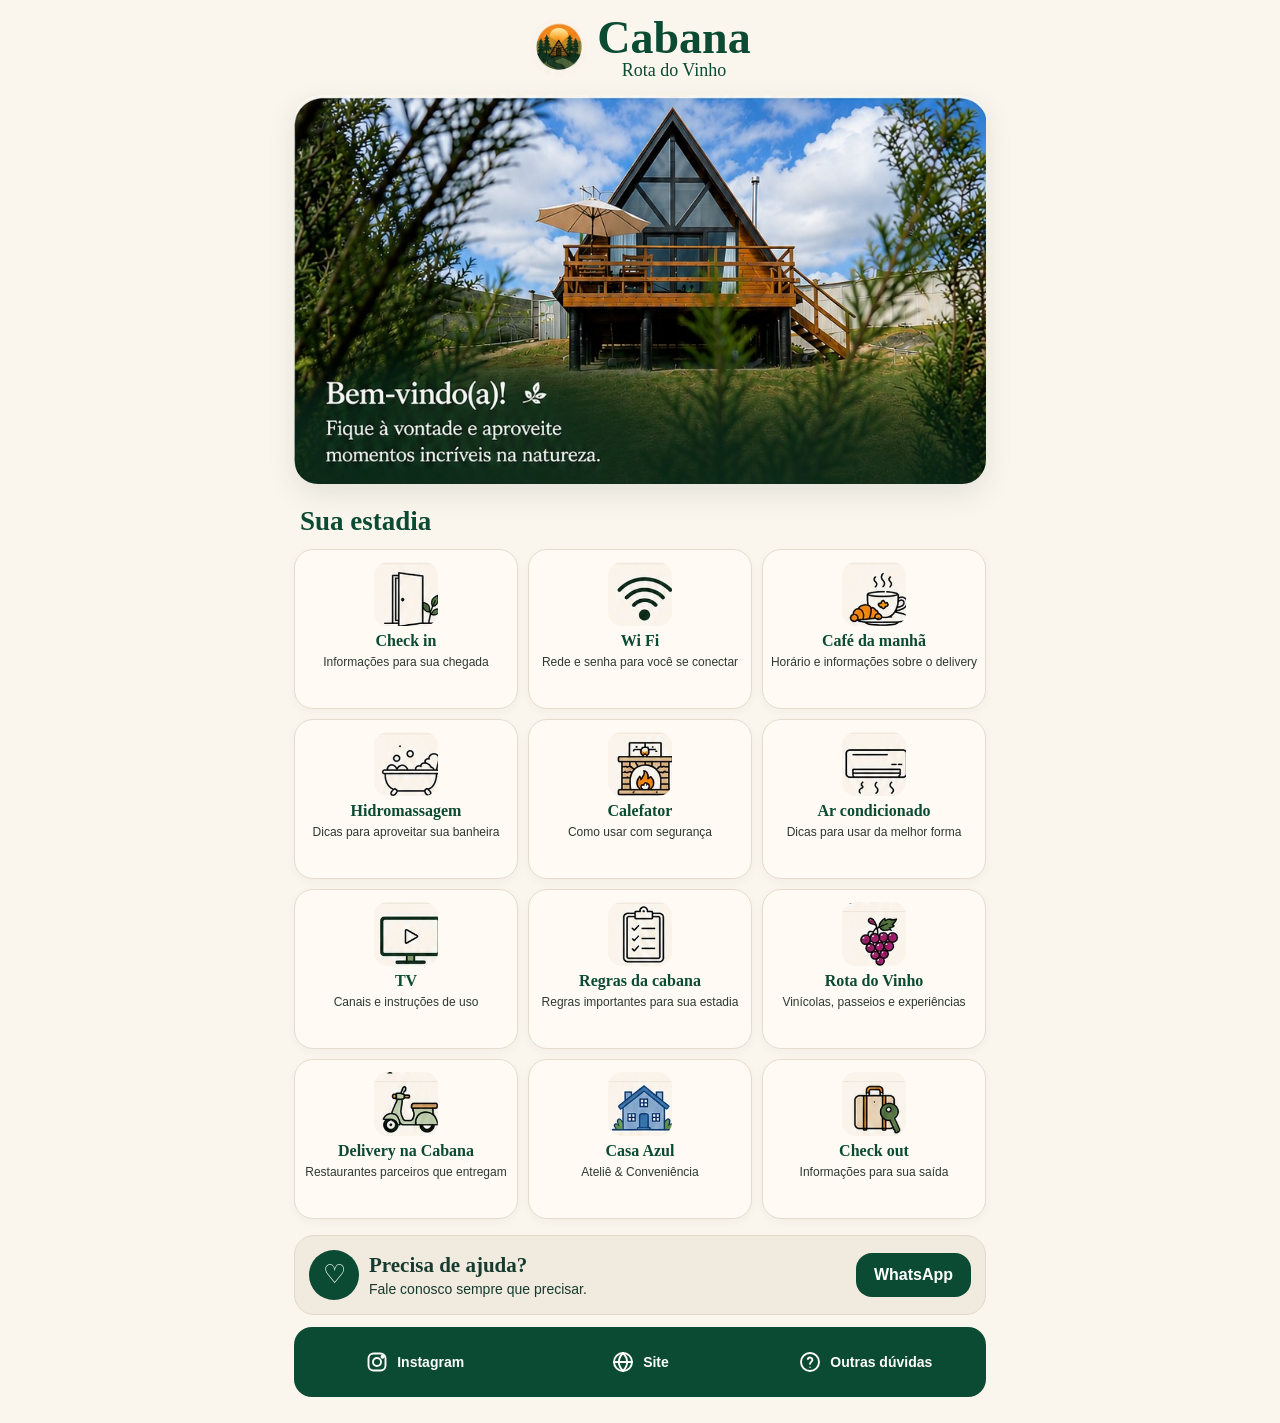
<file: public/index.html>
<!doctype html><html lang="pt-BR"><head>
<meta charset="utf-8"><meta name="viewport" content="width=device-width,initial-scale=1,viewport-fit=cover">
<meta name="theme-color" content="#fbf6ed"><meta name="color-scheme" content="light only">
<title>Cabana Rota do Vinho</title><style>
:root{
  --cream:#fbf6ed; --cream2:#f2eadc; --green:#0b4a33; --green2:#2f674d;
  --gold:#b97a2d; --ink:#173b2e; --muted:#5f6f64; --line:#ded4c3;
  --shadow:0 10px 28px rgba(24,49,37,.10); --radius:24px;
  color-scheme:light only;
}
*{box-sizing:border-box}
html,body{margin:0;background:var(--cream);color:var(--ink);font-family:Arial,Helvetica,sans-serif;color-scheme:light only;overflow-x:hidden}
body{min-height:100vh}
button,a{font:inherit}
button{cursor:pointer}
#app{width:100%;min-height:100vh}
.page{width:min(100%,720px);margin:0 auto;padding:16px 14px 26px;background:var(--cream)}
.topbar{display:grid;grid-template-columns:44px 1fr 44px;align-items:center;gap:8px;margin-bottom:14px}
.brand{display:flex;align-items:center;justify-content:center;gap:10px;min-width:0}
.brand img{width:58px;height:58px;border-radius:50%;object-fit:cover}
.brand h1,.page-title{font-family:Georgia,'Times New Roman',serif;color:var(--green);margin:0;font-weight:700}
.brand h1{font-size:clamp(30px,8vw,46px);line-height:.95}
.brand small{display:block;font-family:Georgia,serif;font-size:18px;text-align:center;color:var(--green)}
.icon-btn{width:44px;height:44px;border:0;background:transparent;color:var(--green);font-size:34px;display:grid;place-items:center}
.hero{position:relative;border-radius:24px;overflow:hidden;box-shadow:var(--shadow);margin-bottom:18px;background:#dfe6dc}
.hero img{display:block;width:100%;height:auto}
.hero-copy{position:absolute;left:0;right:0;bottom:0;padding:18px 20px;background:linear-gradient(transparent,rgba(4,55,35,.88));color:#fff}
.hero-copy h2{font-family:Georgia,serif;font-size:31px;margin:0 0 4px}.hero-copy p{margin:0;font-size:17px;line-height:1.35}
.section-title{font-family:Georgia,serif;font-size:27px;color:var(--green);margin:22px 6px 12px;display:flex;align-items:center;gap:8px}
.home-grid{display:grid;grid-template-columns:repeat(3,minmax(0,1fr));gap:10px}
.home-card{border:1px solid #e5dccd;border-radius:19px;background:#fffaf3;padding:12px 7px 10px;min-height:160px;display:flex;flex-direction:column;align-items:center;justify-content:flex-start;text-align:center;color:var(--ink);box-shadow:0 3px 10px rgba(22,52,40,.04)}
.home-card img{width:64px;height:64px;border-radius:14px;object-fit:cover;margin-bottom:7px}
.home-card strong{font-family:Georgia,serif;font-size:16px;line-height:1.05;color:var(--green)}
.home-card span{font-size:12px;line-height:1.25;margin-top:5px;color:#2c3932}
.help-card{margin-top:16px;background:#f0eadf;border:1px solid #e3d9c8;border-radius:20px;padding:14px;display:grid;grid-template-columns:50px 1fr auto;gap:10px;align-items:center}
.help-icon{width:50px;height:50px;border-radius:50%;background:var(--green);color:white;display:grid;place-items:center;font-size:26px}
.help-card strong{font-family:Georgia,serif;font-size:21px}.help-card p{margin:3px 0 0;font-size:14px}
.btn,.btn-outline,.btn-small{border:0;border-radius:16px;padding:13px 18px;font-weight:700;display:inline-flex;align-items:center;justify-content:center;gap:8px;text-decoration:none}
.btn{background:var(--green);color:white}.btn-outline{background:#fffaf3;color:var(--green);border:1px solid #a8b9aa}.btn-small{padding:10px 13px;border-radius:12px;background:var(--green);color:white;font-size:14px}
.footer-actions{margin-top:12px;background:var(--green);border-radius:18px;padding:10px;display:grid;grid-template-columns:repeat(3,1fr);gap:5px}
.footer-actions button{border:0;background:transparent;color:white;font-size:13px;padding:9px 4px}
.card{background:#fffaf3;border:1px solid #e4dacb;border-radius:22px;padding:18px;margin-bottom:12px;box-shadow:0 4px 14px rgba(24,49,37,.04)}
.card h2,.card h3{font-family:Georgia,serif;color:var(--green);margin:0 0 8px}.card h2{font-size:25px}.card h3{font-size:21px}
.card p{font-size:17px;line-height:1.45;margin:5px 0}
.list{display:grid;gap:10px}.step{display:grid;grid-template-columns:48px 1fr;gap:12px;align-items:start;background:#fffaf3;border:1px solid #e5dccd;border-radius:20px;padding:14px}
.step .num,.step .ico{width:48px;height:48px;border-radius:50%;background:#eef1e4;display:grid;place-items:center;color:var(--green);font-size:22px;font-weight:700}.step h3{font-family:Georgia,serif;color:var(--green);font-size:21px;margin:1px 0 5px}.step p{margin:0;font-size:16px;line-height:1.4}
.feature-image{width:100%;border-radius:22px;display:block;margin-bottom:14px;box-shadow:var(--shadow)}
.info-row{display:flex;gap:10px;flex-wrap:wrap}.info-row .btn,.info-row .btn-outline{flex:1 1 170px}
.notice{background:#efe9db;border-radius:20px;padding:16px;border:1px solid #dfd5c5;margin:14px 0}.notice strong{font-family:Georgia,serif;font-size:20px;color:var(--green)}
.partner-grid{display:grid;grid-template-columns:1fr 1fr;gap:12px}.partner{background:#fffaf3;border:1px solid #e3d8c6;border-radius:20px;overflow:hidden}.partner img{width:100%;height:135px;object-fit:cover}.partner .body{padding:12px}.partner h3{font-family:Georgia,serif;color:var(--green);margin:0 0 5px;font-size:20px}.partner p{font-size:14px;line-height:1.3;margin:0 0 10px}.partner .actions{display:grid;grid-template-columns:1fr 1fr;gap:8px}
.delivery-list{display:grid;gap:14px}.delivery-card{background:#fffaf3;border:1px solid #e3d8c6;border-radius:22px;overflow:hidden;display:grid;grid-template-columns:120px 1fr;min-height:160px}.delivery-card img{width:100%;height:100%;object-fit:cover}.delivery-card .body{padding:14px}.delivery-card h3{font-family:Georgia,serif;color:var(--green);font-size:22px;margin:0 0 5px}.delivery-card p{font-size:15px;margin:0 0 12px}.delivery-card .btn{width:100%;padding:11px}
.wifi-box{text-align:left}.wifi-value{font-size:30px;font-weight:800;color:var(--green);word-break:break-word;margin:4px 0 14px}
.rule-link{width:100%;margin-top:10px}
.checkout-actions{display:grid;gap:10px;margin-top:16px}.checkout-actions .btn,.checkout-actions .btn-outline{width:100%}
.back-menu{width:100%;margin-top:16px}
.modal[hidden]{display:none}.modal{position:fixed;inset:0;z-index:100}.modal-backdrop{position:absolute;inset:0;background:rgba(0,0,0,.72)}.modal-panel{position:absolute;inset:3vh 3vw;max-width:800px;margin:auto;background:#111;border-radius:22px;overflow:auto;padding:52px 12px 14px}.modal-close{position:fixed;right:18px;top:18px;width:44px;height:44px;border:0;border-radius:50%;background:#fff;color:var(--green);font-size:28px;z-index:2}.modal img{display:block;max-width:100%;height:auto;margin:auto;border-radius:12px}.modal-caption{background:white;color:var(--ink);padding:16px;border-radius:14px;margin-top:10px;line-height:1.45;font-size:16px}.modal-home{width:100%;margin-top:12px}
.toast{position:fixed;left:50%;bottom:24px;transform:translateX(-50%) translateY(16px);background:var(--green);color:white;padding:12px 18px;border-radius:999px;opacity:0;pointer-events:none;transition:.2s;z-index:200}.toast.show{opacity:1;transform:translateX(-50%) translateY(0)}
@media(max-width:420px){
  .page{padding:10px 9px 20px}.topbar{grid-template-columns:38px 1fr 38px}.icon-btn{width:38px;height:38px;font-size:30px}.brand img{width:50px;height:50px}.brand h1{font-size:34px}.brand small{font-size:16px}
  .home-grid{gap:7px}.home-card{min-height:150px;padding:10px 5px 8px}.home-card img{width:58px;height:58px}.home-card strong{font-size:14px}.home-card span{font-size:11px}.section-title{font-size:24px;margin-top:18px}.help-card{grid-template-columns:44px 1fr}.help-card .btn{grid-column:1/-1}.help-icon{width:44px;height:44px}
  .partner-grid{grid-template-columns:1fr}.delivery-card{grid-template-columns:105px 1fr}.delivery-card h3{font-size:20px}.card p{font-size:16px}.step p{font-size:15px}
}
@media(prefers-color-scheme:dark){html,body,#app,.page{background:var(--cream)!important;color-scheme:light only}}



/* V20: núcleo de navegação sem JavaScript */
body{min-height:100dvh}
.screen{display:none;width:min(100%,720px);margin:0 auto;padding:16px 14px 26px;background:var(--cream);min-height:100dvh}
#home{display:block}
.screen:target{display:block}
body:has(.screen:target) #home{display:none}
#home:target{display:block!important}
.navlink{text-decoration:none;color:inherit}
.home-card{appearance:none}
a.btn,a.btn-outline,a.btn-small{cursor:pointer}
.top-back{font-size:34px;color:var(--green);text-decoration:none;display:grid;place-items:center;width:44px;height:44px}
.footer-actions a{color:#fff;text-decoration:none;text-align:center;font-size:13px;padding:9px 4px}
.footer-actions{align-items:center}
.static-note{font-size:14px;color:var(--muted)}
@media(max-width:420px){.screen{padding:10px 9px 20px}.top-back{width:38px;height:38px;font-size:30px}}

/* V21 — refino visual e navegação */
.footer-actions{
  padding:8px 10px;
  border-radius:18px;
  gap:4px;
}
.footer-actions a{
  min-height:54px;
  display:flex;
  align-items:center;
  justify-content:center;
  gap:8px;
  color:#fff;
  font-weight:700;
  font-size:14px;
  border-radius:12px;
}
.footer-actions a:hover{background:rgba(255,255,255,.08)}
.footer-ico{width:24px;height:24px;display:inline-flex;flex:none}
.footer-ico svg,.btn-svg svg{
  width:100%;height:100%;fill:none;stroke:currentColor;stroke-width:1.9;stroke-linecap:round;stroke-linejoin:round;
}
.btn-svg{width:22px;height:22px;display:inline-flex}
.back-menu{gap:10px;font-size:16px}
.feature-image{object-fit:cover;max-height:390px}
.partner img{height:170px;object-fit:cover}
.delivery-card{grid-template-columns:180px minmax(0,1fr);min-height:170px}
.delivery-card img{min-height:170px}
.delivery-card .body{display:flex;flex-direction:column;justify-content:center}
.delivery-card .btn{margin-top:auto}
@media(max-width:600px){
  .footer-actions a{font-size:12px;gap:5px;flex-direction:column;min-height:58px}
  .footer-ico{width:22px;height:22px}
  .delivery-card{grid-template-columns:120px minmax(0,1fr)}
  .partner img{height:155px}
}
@media(max-width:390px){
  .footer-actions{padding:6px}
  .footer-actions a{font-size:11px}
  .delivery-card{grid-template-columns:105px minmax(0,1fr)}
}


/* V22 — Wi Fi reproduzindo o layout aprovado */
.wifi-approved{max-width:720px;padding:18px 22px 0;background:#fbf6ed}
.wifi-head{display:grid;grid-template-columns:58px 1fr 58px;align-items:start;gap:8px}
.wifi-back{width:50px;height:50px;color:#0b4f39;display:flex;align-items:center;justify-content:center}
.wifi-back svg{width:42px;height:42px;fill:none;stroke:currentColor;stroke-width:2.2;stroke-linecap:round;stroke-linejoin:round}
.wifi-title-wrap{text-align:center}
.wifi-title-wrap h1{margin:2px 0;color:#0b4f39;font-family:Georgia,serif;font-size:54px;line-height:1;font-weight:700}
.wifi-title-wrap p{margin:10px 0 0;color:#123f31;font-size:20px;line-height:1.3}
.wifi-leaf{color:#0b4f39;font-size:44px;text-align:center;transform:rotate(-20deg);line-height:1;padding-top:6px}
.wifi-symbol{width:320px;height:270px;margin:18px auto;display:flex;align-items:center;justify-content:center;color:#0b4f39;border-radius:50%;background:radial-gradient(circle at center,rgba(225,215,195,.55),rgba(251,246,237,0) 68%)}
.wifi-symbol svg{width:225px;height:225px;fill:none;stroke:currentColor;stroke-width:5.8;stroke-linecap:round}
.wifi-card-approved{background:rgba(255,255,255,.78);border:1px solid #f1e7d8;border-radius:28px;padding:34px 36px 30px;box-shadow:0 12px 28px rgba(35,55,42,.08)}
.wifi-label{color:#163f32;font-family:Georgia,serif;font-size:28px;font-weight:700;margin-bottom:8px}
.wifi-main-value{color:#0a4a36;font-family:Georgia,serif;font-size:46px;font-weight:700;line-height:1.1}
.wifi-divider{height:1px;background:#e8dcc9;margin:28px 0}
.wifi-copy-btn{width:100%;margin-top:30px;min-height:82px;border:0;border-radius:22px;background:#f6efe5;color:#164635;display:flex;align-items:center;justify-content:center;gap:18px;font-family:Georgia,serif;font-size:28px;cursor:pointer}
.wifi-copy-icon{width:38px;height:38px;display:inline-flex}
.wifi-copy-icon svg{width:100%;height:100%;fill:none;stroke:currentColor;stroke-width:1.8;stroke-linecap:round;stroke-linejoin:round}
.wifi-info-approved{margin:38px 0 34px;display:grid;grid-template-columns:92px 1fr;gap:18px;align-items:start}
.wifi-question{width:72px;height:72px;border-radius:50%;display:flex;align-items:center;justify-content:center;background:#f1eadf;color:#0b4f39;font-size:48px;font-weight:700}
.wifi-info-copy h2{margin:4px 0 14px;color:#163f32;font-family:Georgia,serif;font-size:30px}
.wifi-info-copy p{margin:0;color:#111;font-size:24px;line-height:1.45}
.wifi-menu-btn{width:100%;min-height:96px;border-radius:22px;background:linear-gradient(90deg,#0b4f39,#063d2d);color:#fff;text-decoration:none;display:grid;grid-template-columns:54px 1fr 54px;align-items:center;padding:0 26px;font-family:Georgia,serif;font-size:29px;font-weight:700;margin-bottom:16px}
.wifi-menu-home,.wifi-menu-arrow{display:flex;align-items:center;justify-content:center}
.wifi-menu-home svg,.wifi-menu-arrow svg{width:34px;height:34px;fill:none;stroke:currentColor;stroke-width:1.9;stroke-linecap:round;stroke-linejoin:round}
.wifi-approved .footer-actions{margin:0 -22px;border-radius:0;padding:10px 14px 12px}
@media(max-width:600px){
  .wifi-approved{padding:12px 14px 0}
  .wifi-head{grid-template-columns:44px 1fr 44px}
  .wifi-back{width:42px;height:42px}.wifi-back svg{width:34px;height:34px}
  .wifi-title-wrap h1{font-size:40px}.wifi-title-wrap p{font-size:15px;margin-top:7px}.wifi-leaf{font-size:32px}
  .wifi-symbol{width:240px;height:205px;margin:8px auto 12px}.wifi-symbol svg{width:175px;height:175px}
  .wifi-card-approved{padding:26px 24px 24px;border-radius:24px}
  .wifi-label{font-size:22px}.wifi-main-value{font-size:34px}
  .wifi-copy-btn{min-height:68px;font-size:22px;border-radius:19px;margin-top:24px}.wifi-copy-icon{width:30px;height:30px}
  .wifi-info-approved{grid-template-columns:70px 1fr;gap:14px;margin:30px 0 28px}
  .wifi-question{width:58px;height:58px;font-size:38px}.wifi-info-copy h2{font-size:24px}.wifi-info-copy p{font-size:18px}
  .wifi-menu-btn{min-height:78px;font-size:23px;border-radius:18px;padding:0 18px;grid-template-columns:44px 1fr 44px}
  .wifi-approved .footer-actions{margin:0 -14px}
}


/* V23 — Wi Fi menor e Café da manhã conforme artes aprovadas */
.wifi-v23,.cafe-v23{max-width:660px;padding:12px 18px 0;background:#fbf6ed}
.v23-head{display:grid;grid-template-columns:46px 1fr 46px;align-items:start;gap:6px}
.v23-back{width:42px;height:42px;color:#0b4f39;display:flex;align-items:center;justify-content:center}
.v23-back svg{width:34px;height:34px;fill:none;stroke:currentColor;stroke-width:2.2;stroke-linecap:round;stroke-linejoin:round}
.v23-title{text-align:center}
.v23-title h1{margin:0;color:#0b4f39;font-family:Georgia,serif;font-size:42px;line-height:1.05}
.v23-title p{margin:9px 0 0;color:#123f31;font-size:16px;line-height:1.3;display:flex;justify-content:center;align-items:center;gap:7px}
.mini-leaf{width:22px;height:22px;display:inline-flex;color:#0b4f39}
.mini-leaf.flip{transform:scaleX(-1)}
.mini-leaf svg,.v23-leaf svg{width:100%;height:100%;fill:none;stroke:currentColor;stroke-width:3;stroke-linecap:round;stroke-linejoin:round}
.v23-leaf{width:38px;height:38px;color:#0b4f39;margin-top:3px}

.wifi-v23-symbol{width:220px;height:180px;margin:8px auto 10px;display:flex;align-items:center;justify-content:center;color:#0b4f39;border-radius:50%;background:radial-gradient(circle,rgba(230,221,205,.55),rgba(251,246,237,0) 68%)}
.wifi-v23-symbol svg{width:154px;height:154px;fill:none;stroke:currentColor;stroke-width:5.8;stroke-linecap:round}
.wifi-v23-card{background:rgba(255,255,255,.78);border:1px solid #f1e7d8;border-radius:24px;padding:26px 28px 24px;box-shadow:0 10px 24px rgba(35,55,42,.07)}
.wifi-v23-label{font:700 21px Georgia,serif;color:#163f32;margin-bottom:7px}
.wifi-v23-value{font:700 34px Georgia,serif;color:#0a4a36;line-height:1.1}
.wifi-v23-divider{height:1px;background:#e8dcc9;margin:22px 0}
.wifi-v23-copy{width:100%;margin-top:24px;min-height:62px;border:0;border-radius:18px;background:#f6efe5;color:#164635;display:flex;align-items:center;justify-content:center;gap:14px;font:700 21px Georgia,serif;cursor:pointer}
.wifi-v23-copy span:first-child{width:29px;height:29px;display:flex}
.wifi-v23-copy svg{width:100%;height:100%;fill:none;stroke:currentColor;stroke-width:1.8;stroke-linecap:round;stroke-linejoin:round}
.wifi-v23-info{margin:28px 0 26px;display:grid;grid-template-columns:66px 1fr;gap:14px;align-items:start}
.wifi-q{width:56px;height:56px;border-radius:50%;display:flex;align-items:center;justify-content:center;background:#f1eadf;color:#0b4f39;font-size:36px;font-weight:700}
.wifi-v23-info h2{margin:3px 0 10px;color:#163f32;font:700 23px Georgia,serif}
.wifi-v23-info p{margin:0;color:#111;font-size:17px;line-height:1.45}

.v23-menu{width:100%;min-height:72px;border-radius:18px;background:linear-gradient(90deg,#0b4f39,#063d2d);color:#fff;text-decoration:none;display:grid;grid-template-columns:42px 1fr 42px;align-items:center;padding:0 18px;font:700 22px Georgia,serif;margin:0 0 12px}
.v23-menu span{display:flex;align-items:center;justify-content:center}
.v23-menu svg{width:30px;height:30px;fill:none;stroke:currentColor;stroke-width:1.9;stroke-linecap:round;stroke-linejoin:round}
.wifi-v23 .footer-actions,.cafe-v23 .footer-actions{margin:0 -18px;border-radius:0;padding:9px 12px 11px}

/* Café da manhã */
.cafe-v23{max-width:720px}
.cafe-v23 .v23-title h1{font-size:46px}
.cafe-v23-hero{width:390px;height:250px;margin:8px auto 12px;border-radius:50%;overflow:hidden;background:#f5eee4}
.cafe-v23-hero img{width:100%;height:100%;object-fit:cover}
.cafe-main-card,.cafe-return-card,.cafe-important{background:rgba(255,255,255,.77);border:1px solid #f0e6d8;border-radius:24px;box-shadow:0 8px 22px rgba(35,55,42,.06)}
.cafe-main-card{padding:26px 28px}
.cafe-time-row{display:grid;grid-template-columns:105px 1fr;gap:18px;align-items:center}
.clock-ico{width:88px;height:88px;border-radius:50%;border:5px solid #0b4f39;position:relative;background:#f5eee3}
.clock-ico:before{content:"";position:absolute;left:50%;top:18px;width:4px;height:28px;background:#0b4f39;border-radius:4px;transform:translateX(-50%)}
.clock-ico:after{content:"";position:absolute;left:50%;top:44px;width:24px;height:4px;background:#0b4f39;border-radius:4px;transform:rotate(32deg);transform-origin:left center}
.cafe-main-card h2,.cafe-return-card h2,.cafe-important h2{margin:0;color:#163f32;font:700 28px Georgia,serif}
.cafe-time{font:700 45px Georgia,serif;color:#0b4f39;margin:2px 0}
.cafe-main-card p,.cafe-return-card p,.cafe-important p{margin:4px 0 0;color:#111;font-size:20px;line-height:1.35}
.cafe-divider{height:1px;background:#e7dac6;margin:24px 0}
.cafe-place-row{display:grid;grid-template-columns:118px 1fr auto;gap:18px;align-items:center}
.cafe-place-row>img{width:112px;height:112px;border-radius:50%;object-fit:cover}
.cafe-place-btn{min-height:58px;padding:0 16px;border-radius:30px;background:#f0e7da;color:#164635;text-decoration:none;display:flex;align-items:center;gap:9px;white-space:nowrap;font-size:17px}
.cafe-place-btn span{width:25px;height:25px;display:flex}
.cafe-place-btn svg{width:100%;height:100%;fill:none;stroke:currentColor;stroke-width:1.9;stroke-linecap:round;stroke-linejoin:round}
.cafe-return-card{margin-top:14px;padding:20px 24px;display:grid;grid-template-columns:105px 1fr;gap:20px;align-items:center}
.cafe-return-card img{width:96px;height:96px;border-radius:50%;object-fit:cover}
.cafe-important{margin:14px 0 18px;padding:22px 24px;display:grid;grid-template-columns:92px 1fr;gap:18px;align-items:center;background:#f3eee6}
.important-ico{width:74px;height:74px;border:4px solid #0b4f39;border-radius:50%;display:flex;align-items:center;justify-content:center;color:#0b4f39;font-size:44px;font-weight:700}

@media(max-width:600px){
  .wifi-v23,.cafe-v23{padding:10px 12px 0}
  .v23-head{grid-template-columns:40px 1fr 40px}
  .v23-title h1{font-size:35px}.cafe-v23 .v23-title h1{font-size:38px}
  .v23-title p{font-size:13px;gap:5px}.mini-leaf{width:18px;height:18px}.v23-leaf{width:32px;height:32px}
  .wifi-v23-symbol{width:190px;height:155px}.wifi-v23-symbol svg{width:132px;height:132px}
  .wifi-v23-card{padding:22px 21px}.wifi-v23-label{font-size:19px}.wifi-v23-value{font-size:29px}
  .wifi-v23-copy{min-height:57px;font-size:18px}.wifi-v23-info{grid-template-columns:58px 1fr}.wifi-q{width:50px;height:50px;font-size:31px}.wifi-v23-info h2{font-size:20px}.wifi-v23-info p{font-size:15px}
  .v23-menu{min-height:64px;font-size:19px;border-radius:16px}
  .wifi-v23 .footer-actions,.cafe-v23 .footer-actions{margin:0 -12px}
  .cafe-v23-hero{width:290px;height:188px}
  .cafe-main-card{padding:20px}
  .cafe-time-row{grid-template-columns:78px 1fr;gap:12px}.clock-ico{width:68px;height:68px;border-width:4px}
  .clock-ico:before{top:14px;height:22px}.clock-ico:after{top:34px;width:18px}
  .cafe-main-card h2,.cafe-return-card h2,.cafe-important h2{font-size:22px}.cafe-time{font-size:37px}
  .cafe-main-card p,.cafe-return-card p,.cafe-important p{font-size:16px}
  .cafe-place-row{grid-template-columns:82px 1fr;gap:12px}.cafe-place-row>img{width:78px;height:78px}.cafe-place-btn{grid-column:2;justify-self:start;min-height:50px;font-size:15px;margin-top:5px}
  .cafe-return-card{grid-template-columns:82px 1fr;padding:18px}.cafe-return-card img{width:74px;height:74px}
  .cafe-important{grid-template-columns:70px 1fr;padding:18px}.important-ico{width:58px;height:58px;font-size:34px}
}


/* V24 — Hidromassagem e Calefator conforme layouts enviados */
.hydro-v24,.calefator-v24{max-width:720px;padding:12px 18px 0;background:#fbf6ed}
.v24-head{display:grid;grid-template-columns:46px 1fr 46px;align-items:start;gap:6px}
.v24-back{width:42px;height:42px;color:#0b4f39;display:flex;align-items:center;justify-content:center}
.v24-back svg{width:34px;height:34px;fill:none;stroke:currentColor;stroke-width:2.2;stroke-linecap:round;stroke-linejoin:round}
.v24-title{text-align:center}
.v24-title h1{margin:0;color:#0b4f39;font:700 46px/1.05 Georgia,serif}
.v24-title p{margin:9px 0 0;color:#173f32;font-size:17px;display:flex;align-items:center;justify-content:center;gap:8px}
.v24-mini-leaf{width:22px;height:22px;display:inline-flex;color:#0b4f39}.v24-mini-leaf.flip{transform:scaleX(-1)}
.v24-mini-leaf svg,.v24-leaf svg{width:100%;height:100%;fill:none;stroke:currentColor;stroke-width:3;stroke-linecap:round;stroke-linejoin:round}
.v24-leaf{width:38px;height:38px;color:#0b4f39;margin-top:3px}
.v24-hero{width:100%;max-height:430px;object-fit:cover;border-radius:24px;margin:16px 0 14px;display:block}
.v24-video{width:100%;min-height:70px;border:0;border-radius:20px;background:linear-gradient(90deg,#eef2d8,#f6f3df);color:#123f31;display:grid;grid-template-columns:58px 1fr 40px;align-items:center;padding:0 18px;font:700 23px Georgia,serif;text-align:left;cursor:pointer}
.v24-play,.v24-arrow{display:flex;align-items:center;justify-content:center;color:#0b4f39}.v24-play{width:48px;height:48px}.v24-play svg{width:100%;height:100%;fill:none;stroke:currentColor;stroke-width:1.5}.v24-arrow svg{width:28px;height:28px;fill:none;stroke:currentColor;stroke-width:2;stroke-linecap:round;stroke-linejoin:round}
.v24-card{margin-top:16px;background:rgba(255,255,255,.8);border:1px solid #efe5d7;border-radius:24px;padding:24px 26px;box-shadow:0 8px 22px rgba(35,55,42,.06)}
.v24-card-title{display:flex;gap:16px;align-items:center;margin-bottom:12px}.v24-card-title h2{margin:0;color:#163f32;font:700 30px Georgia,serif}
.shield,.drop-icon{width:58px;height:58px;border-radius:50%;background:#f3eadc;display:flex;align-items:center;justify-content:center;color:#0b4f39;font-size:30px;font-weight:700;flex:none}
.v24-steps{margin-left:72px;position:relative}.v24-steps:before{content:"";position:absolute;left:19px;top:14px;bottom:16px;border-left:2px dashed #d8d2c5}
.v24-steps>div{display:grid;grid-template-columns:40px 1fr;gap:18px;align-items:start;margin:14px 0;position:relative}
.v24-steps>div>span{width:36px;height:36px;border-radius:50%;background:#0b4f39;color:#fff;display:flex;align-items:center;justify-content:center;font-weight:700;z-index:1}
.v24-steps p{margin:2px 0 0;color:#111;font-size:20px;line-height:1.4}
.care-card ul{margin:4px 0 0 82px;padding-left:22px}.care-card li{margin:8px 0;font-size:19px;line-height:1.4}
.v24-warning{margin:20px 0 0;background:#f9ddd4;border-radius:20px;padding:18px 22px;display:grid;grid-template-columns:90px 1fr;align-items:center;gap:16px;color:#ab2b1f}
.warning-icon{width:68px;height:68px;border:5px solid #c23528;border-radius:16px;display:flex;align-items:center;justify-content:center;font-size:46px;font-weight:900}
.v24-warning h3{margin:0 0 6px;font:700 26px Georgia,serif}.v24-warning p{margin:0;color:#111;font-size:20px;line-height:1.35}
.v24-menu{width:calc(100% - 110px);margin:18px auto 12px;min-height:78px;border-radius:18px;background:linear-gradient(90deg,#0b4f39,#063d2d);color:#fff;text-decoration:none;display:grid;grid-template-columns:48px 1fr 48px;align-items:center;padding:0 20px;font:700 25px Georgia,serif}
.v24-menu span{display:flex;align-items:center;justify-content:center}.v24-menu svg{width:32px;height:32px;fill:none;stroke:currentColor;stroke-width:1.9;stroke-linecap:round;stroke-linejoin:round}
.hydro-v24 .footer-actions,.calefator-v24 .footer-actions{margin:0 -18px;border-radius:0;padding:9px 12px 11px}

@media(max-width:600px){
  .hydro-v24,.calefator-v24{padding:10px 12px 0}
  .v24-head{grid-template-columns:40px 1fr 40px}.v24-title h1{font-size:37px}.v24-title p{font-size:14px;gap:5px}.v24-mini-leaf{width:18px;height:18px}.v24-leaf{width:32px;height:32px}
  .v24-hero{max-height:330px;border-radius:20px;margin-top:12px}
  .v24-video{min-height:62px;border-radius:17px;grid-template-columns:50px 1fr 34px;font-size:18px;padding:0 14px}.v24-play{width:42px;height:42px}
  .v24-card{padding:20px 18px;border-radius:20px}.v24-card-title h2{font-size:24px}.shield,.drop-icon{width:50px;height:50px;font-size:27px}
  .v24-steps{margin-left:50px}.v24-steps>div{grid-template-columns:34px 1fr;gap:13px;margin:12px 0}.v24-steps>div>span{width:32px;height:32px}.v24-steps p{font-size:16px}
  .care-card ul{margin-left:58px;padding-left:18px}.care-card li{font-size:16px;margin:7px 0}
  .v24-warning{grid-template-columns:68px 1fr;padding:15px}.warning-icon{width:56px;height:56px;font-size:36px}.v24-warning h3{font-size:22px}.v24-warning p{font-size:16px}
  .v24-menu{width:calc(100% - 40px);min-height:66px;font-size:20px;grid-template-columns:40px 1fr 40px}
  .hydro-v24 .footer-actions,.calefator-v24 .footer-actions{margin:0 -12px}
}


/* V29 — Ar condicionado reaproveita exatamente o padrão responsivo V24/V25 */
.ar-v24{max-width:720px;padding:12px 18px 0;background:#fbf6ed}
.ar-snow-v29{
  width:58px;height:58px;border-radius:50%;background:#f3eadc;
  display:flex;align-items:center;justify-content:center;color:#0b4f39;flex:none;
}
.ar-snow-v29 svg{
  width:36px;height:36px;fill:none;stroke:currentColor;stroke-width:3;
  stroke-linecap:round;stroke-linejoin:round;
}
.ar-steps-v29 b{color:#0b4f39}
@media(max-width:600px){
  .ar-v24{padding:10px 12px 0}
  .ar-snow-v29{width:50px;height:50px}
  .ar-snow-v29 svg{width:31px;height:31px}
  .ar-v24 .v24-title h1{font-size:37px}
  .ar-v24 .v24-title p{font-size:14px}
  .ar-v24 .v24-hero{max-height:330px}
  .ar-v24 .v24-video{font-size:18px}
  .ar-v24 .v24-card-title h2{font-size:24px}
  .ar-v24 .v24-steps p{font-size:16px}
  .ar-v24 .footer-actions{margin:0 -12px}
}


/* V30 — ajuste fino do alinhamento dos passos do Ar no mobile */
@media(max-width:600px){
  .ar-v24 .ar-steps-v29 > div{
    grid-template-columns:42px 1fr !important;
    column-gap:8px !important;
  }
  .ar-v24 .ar-steps-v29 > div > span{
    transform:translateX(-10px);
  }
  .ar-v24 .ar-steps-v29 > div > p{
    margin-left:-8px !important;
  }
}

/* V31 TV + Regras */
.v31-page .v31-hero{width:100%;height:310px;object-fit:cover;border-radius:24px;margin:10px 0 18px}.v31-card{background:#fffdfa;border:1px solid #eadfce;border-radius:24px;padding:8px 24px}.v31-row{display:grid;grid-template-columns:120px 1fr;gap:20px;align-items:center;padding:20px 0;border-bottom:1px solid #eee3d5}.v31-row:last-child{border:0}.v31-row h3{font-family:Georgia,serif;color:#064f39;font-size:27px;margin:0 0 9px}.v31-row p{font-size:20px;line-height:1.45;margin:0}.v31-row strong{color:#07543e}.v31-bigico,.v31-apps{width:96px;height:96px;border-radius:50%;background:#f4efe3;color:#07543e;display:flex;align-items:center;justify-content:center;font-size:43px;margin:auto}.v31-apps{display:grid;grid-template-columns:1fr 1fr;gap:4px;padding:18px}.v31-apps b{font:700 10px Arial;background:#07543e;color:#fff;border-radius:5px;display:flex;align-items:center;justify-content:center}.v31-video{margin:16px auto 0;max-width:650px;display:grid!important;grid-template-columns:45px 1fr 25px;align-items:center;font-size:23px}.v31-video b{text-align:right;font-size:34px}.v31-rules .v31-row{grid-template-columns:110px 1fr;padding:15px 0}.v31-rules h3 span{display:inline-flex;width:31px;height:31px;border-radius:50%;background:#07543e;color:#fff;align-items:center;justify-content:center;font:700 16px Arial;margin-right:8px}.v31-pdf{margin:14px 0 18px;background:#f3efdf;border:1px solid #d8ccb7;border-radius:18px;padding:14px 18px;display:grid;grid-template-columns:1fr 1.25fr;align-items:center;gap:14px;color:#064f39;font-size:19px}.v31-pdf strong{font-family:Georgia,serif;font-size:25px}.v31-pdf .btn{margin:0}
@media(max-width:600px){.v31-page .page-title{font-size:44px!important}.v31-page .brand small{font-size:17px!important}.v31-page .v31-hero{height:225px;border-radius:18px}.v31-card{padding:4px 12px}.v31-row{grid-template-columns:76px 1fr;gap:9px;padding:15px 0}.v31-row h3{font-size:22px;line-height:1.12;margin-bottom:6px}.v31-row p{font-size:16.5px;line-height:1.36}.v31-bigico,.v31-apps{width:66px;height:66px;font-size:29px}.v31-apps{padding:11px}.v31-apps b{font-size:7px}.v31-rules .v31-row{grid-template-columns:70px 1fr;gap:8px;padding:12px 0}.v31-rules h3 span{width:25px;height:25px;font-size:13px}.v31-pdf{grid-template-columns:1fr;padding:12px;font-size:16px}.v31-pdf strong{font-size:21px}.v31-video{font-size:19px}}

/* V32: ajustes finais TV e Regras */
.v32-tv-video{margin:0 0 16px!important;max-width:none!important;width:100%;}
.v32-pdf-only{display:block!important;padding:0!important;background:transparent!important;border:0!important;}
.v32-pdf-only .rule-link{width:100%;margin:0!important;display:flex!important;align-items:center;justify-content:space-between;}
.v31-rules h3 span{display:none!important;}

/* V33 — correção pontual da TV */
#tv .topbar{
  position:relative;
  display:grid;
  grid-template-columns:44px minmax(0,1fr) 44px;
  align-items:start;
}
#tv .topbar .brand{
  width:100%;
  justify-content:center;
  text-align:center;
}
#tv .page-title{
  display:block;
  width:100%;
  text-align:center;
}
#tv .v31-bigico.tv-icon{
  padding:15px;
  box-sizing:border-box;
}
#tv .tv-icon svg{
  width:100%;
  height:100%;
  display:block;
  fill:none;
  stroke:#07543e;
  stroke-width:4;
  stroke-linecap:round;
  stroke-linejoin:round;
}
#tv .tv-remote svg{
  fill:#07543e;
  stroke:#07543e;
}
#tv .tv-remote svg circle,
#tv .tv-remote svg path{
  fill:#f6f0e4;
  stroke:#f6f0e4;
}
#tv .tv-remote svg circle:first-of-type{
  fill:#f0a13b;
  stroke:none;
}
#tv .tv-play svg{
  padding:8px;
  fill:#07543e;
  stroke:none;
}
#tv .tv-power svg{
  padding:5px;
}
#tv .tv-app-grid{
  width:96px;
  min-height:96px;
  border-radius:50%;
  background:#f4efe3;
  margin:auto;
  padding:15px 9px;
  box-sizing:border-box;
  display:grid;
  grid-template-columns:repeat(3,1fr);
  gap:5px;
  align-content:center;
  justify-items:center;
}
#tv .tv-app-grid > span{
  width:25px;
  height:25px;
  border-radius:5px;
  box-sizing:border-box;
  display:flex;
  align-items:center;
  justify-content:center;
  overflow:hidden;
  font-family:Arial,sans-serif;
  font-weight:700;
  line-height:1;
}
#tv .app-netflix{background:#050505;color:#e50914;font-size:21px;}
#tv .app-youtube{background:#fff;}
#tv .app-youtube i{display:block;width:22px;height:15px;border-radius:5px;background:#ff0000;position:relative;}
#tv .app-youtube i:after{content:"";position:absolute;left:8px;top:4px;border-left:7px solid #fff;border-top:4px solid transparent;border-bottom:4px solid transparent;}
#tv .app-prime{background:#eef5fb;color:#1769aa;font-size:7px;flex-direction:column;}
#tv .app-prime small{font-size:6px;}
#tv .app-disney{background:#092b69;color:#fff;font-size:6px;}
#tv .app-globo{background:#f0442f;color:#fff;font-size:6px;flex-direction:column;}
#tv .app-globo small{font-size:6px;}

@media(max-width:600px){
  #tv .topbar{
    grid-template-columns:40px minmax(0,1fr) 40px;
    align-items:start;
  }
  #tv .topbar .top-back{
    justify-self:start;
  }
  #tv .topbar .brand{
    justify-self:center;
  }
  #tv .page-title{
    margin:0 auto!important;
    line-height:1!important;
    font-size:42px!important;
  }
  #tv .brand small{
    display:block;
    margin-top:4px;
    text-align:center;
  }
  #tv .v31-bigico.tv-icon{
    padding:11px;
  }
  #tv .tv-app-grid{
    width:66px;
    min-height:66px;
    padding:9px 5px;
    gap:3px;
  }
  #tv .tv-app-grid > span{
    width:17px;
    height:17px;
    border-radius:4px;
  }
  #tv .app-netflix{font-size:14px}
  #tv .app-youtube i{width:15px;height:10px;border-radius:3px}
  #tv .app-youtube i:after{left:5px;top:2px;border-left-width:5px;border-top-width:3px;border-bottom-width:3px}
  #tv .app-prime,#tv .app-disney,#tv .app-globo{font-size:4.5px}
  #tv .app-prime small,#tv .app-globo small{font-size:4px}
}


/* V34 — Regras da Cabana: ícones fiéis + título mobile alinhado */
#regras .v34-rule-icon{
  overflow:hidden;
  padding:0;
  background:#f4efe3;
}
#regras .v34-rule-icon img{
  display:block;
  width:100%;
  height:100%;
  object-fit:cover;
  border-radius:50%;
}
#regras .topbar{
  display:grid;
  grid-template-columns:44px minmax(0,1fr) 44px;
  align-items:start;
}
#regras .topbar .brand{
  width:100%;
  justify-content:center;
  text-align:center;
}
#regras .page-title{
  width:100%;
  text-align:center;
}
@media(max-width:600px){
  #regras .topbar{
    grid-template-columns:40px minmax(0,1fr) 40px;
  }
  #regras .topbar .top-back{
    justify-self:start;
  }
  #regras .topbar .brand{
    justify-self:center;
    min-width:0;
  }
  #regras .page-title{
    font-size:34px!important;
    line-height:1.05!important;
    margin:0 auto 3px!important;
    white-space:normal;
  }
  #regras .brand small{
    display:block;
    font-size:15px!important;
    line-height:1.2;
    text-align:center;
    margin-top:3px;
  }
  #regras .v34-rule-icon{
    width:66px!important;
    height:66px!important;
  }
}
@media(max-width:390px){
  #regras .page-title{
    font-size:31px!important;
  }
  #regras .brand small{
    font-size:14px!important;
  }
}


/* V36 — alinhamento uniforme dos cinco ícones de Regras */
#regras .v34-rule-icon{
  display:flex!important;
  align-items:center!important;
  justify-content:center!important;
  overflow:hidden!important;
  padding:0!important;
}
#regras .v34-rule-icon img{
  width:100%!important;
  height:100%!important;
  object-fit:cover!important;
  object-position:center center!important;
  display:block!important;
  margin:0!important;
  transform:none!important;
}


/* V38 — ajuste fino: ícones de Regras levemente mais altos */
#regras .v34-rule-icon img{
  transform:translateY(-4%)!important;
  object-position:center 46%!important;
}
@media(max-width:600px){
  #regras .v34-rule-icon img{
    transform:translateY(-5%)!important;
    object-position:center 45%!important;
  }
}


/* V39 — ajuste somente Enxoval e Itens da cabana */
#regras .v31-row:nth-child(4) .v34-rule-icon img,
#regras .v31-row:nth-child(5) .v34-rule-icon img{
  transform:translateY(-10%)!important;
  object-position:center 42%!important;
}
@media(max-width:600px){
  #regras .v31-row:nth-child(4) .v34-rule-icon img,
  #regras .v31-row:nth-child(5) .v34-rule-icon img{
    transform:translateY(-11%)!important;
    object-position:center 41%!important;
  }
}


/* V42 — Rota do Vinho: ajuste exclusivo do card Dream Car */
#rota .partner-grid{
  display:grid;
  grid-template-columns:repeat(2,minmax(0,1fr));
  gap:14px;
  align-items:stretch;
}
#rota .partner{
  display:flex;
  flex-direction:column;
  min-width:0;
  overflow:hidden;
}
#rota .partner > img{
  display:block;
  width:100%;
  height:170px;
  object-fit:cover;
  object-position:center center;
  margin:0;
}
#rota .partner .body{
  flex:1;
  display:flex;
  flex-direction:column;
}
#rota .partner .actions{
  margin-top:auto;
}
/* Dream Car: mantém o banner inteiro visível dentro do quadro */
#rota .partner:nth-child(2) > img{
  object-fit:contain;
  object-position:center center;
  background:#f4eee2;
}
@media(max-width:600px){
  #rota .partner-grid{
    grid-template-columns:1fr;
    gap:14px;
  }
  #rota .partner > img{
    height:190px;
  }
  #rota .partner:nth-child(2) > img{
    object-fit:contain;
  }
}


/* V43 — Rota do Vinho: fotos dos parceiros padronizadas */
#rota .partner-grid{
  display:grid;
  grid-template-columns:repeat(2,minmax(0,1fr));
  gap:14px;
  align-items:stretch;
}
#rota .partner{
  display:flex;
  flex-direction:column;
  min-width:0;
  overflow:hidden;
}
#rota .partner > img{
  display:block;
  width:100%;
  height:170px;
  margin:0;
  object-position:center center;
}
#rota .partner:first-child > img{
  object-fit:contain;
  background:#f4eee2;
}
#rota .partner:nth-child(2) > img{
  object-fit:contain;
  background:#f4eee2;
}
#rota .partner .body{
  flex:1;
  display:flex;
  flex-direction:column;
}
#rota .partner .actions{
  margin-top:auto;
}
@media(max-width:600px){
  #rota .partner-grid{
    grid-template-columns:1fr;
    gap:14px;
  }
  #rota .partner > img{
    height:190px;
  }
}


/* V44 — parceiros: preencher integralmente o quadro da foto */
#rota .partner > img{
  width:100% !important;
  height:170px !important;
  display:block !important;
  object-fit:cover !important;
  object-position:center center !important;
  margin:0 !important;
  background:transparent !important;
}
#rota .partner:first-child > img{
  object-fit:cover !important;
  object-position:center center !important;
}
#rota .partner:nth-child(2) > img{
  object-fit:cover !important;
  object-position:center center !important;
}
@media(max-width:600px){
  #rota .partner > img{
    width:100% !important;
    height:190px !important;
    object-fit:cover !important;
  }
}


/* V45 — Dream Car: enquadramento deslocado para a direita */
#rota .partner:nth-child(2) > img{
  object-fit:cover !important;
  object-position:35% center !important;
}
@media(max-width:600px){
  #rota .partner:nth-child(2) > img{
    object-position:35% center !important;
  }
}


/* V47 — correção pontual da tela Delivery sobre a V45 estável */
#delivery .restaurant-card,
#delivery .delivery-card,
#delivery .place-card,
#delivery .food-card{
  position:relative !important;
  overflow:hidden !important;
}

/* Alvos amplos para os cards de restaurantes existentes */
#delivery .restaurant-card img,
#delivery .delivery-card img,
#delivery .place-card img,
#delivery .food-card img,
#delivery .restaurant img,
#delivery .delivery-item img{
  position:static !important;
  float:none !important;
  transform:none !important;
  margin:0 !important;
  display:block !important;
  width:100% !important;
  max-width:100% !important;
  height:100% !important;
  max-height:none !important;
  object-fit:cover !important;
  object-position:center center !important;
}

/* Estrutura visual dos 3 cards, sem alterar o conteúdo */
#delivery .restaurant-card,
#delivery .delivery-card,
#delivery .place-card,
#delivery .food-card,
#delivery .restaurant,
#delivery .delivery-item{
  box-sizing:border-box !important;
  min-width:0 !important;
}

/* Se o card estiver em grid/flex horizontal, limita a coluna da foto */
#delivery .restaurant-card,
#delivery .delivery-card,
#delivery .place-card,
#delivery .food-card{
  align-items:stretch !important;
}
#delivery .restaurant-card > :first-child,
#delivery .delivery-card > :first-child,
#delivery .place-card > :first-child,
#delivery .food-card > :first-child{
  overflow:hidden !important;
}

/* Mobile: garante que a imagem continue contida e sem sobreposição */
@media(max-width:600px){
  #delivery .restaurant-card img,
  #delivery .delivery-card img,
  #delivery .place-card img,
  #delivery .food-card img,
  #delivery .restaurant img,
  #delivery .delivery-item img{
    width:100% !important;
    height:100% !important;
    object-fit:cover !important;
    object-position:center center !important;
  }
}

/* V48 — Delivery: cards padronizados e conteúdo atualizado */
#delivery .delivery-card{grid-template-columns:180px minmax(0,1fr)!important;min-height:190px!important}
#delivery .delivery-media{width:180px!important;height:190px!important;display:flex!important;align-items:center!important;justify-content:center!important;overflow:hidden!important;background:#f7f1e6!important}
#delivery .delivery-media img{width:100%!important;height:100%!important;display:block!important;margin:0!important;position:static!important;transform:none!important}
#delivery .delivery-card.born .delivery-media img{object-fit:contain!important;background:#000!important}
#delivery .delivery-card.itacolomy .delivery-media img{object-fit:cover!important;object-position:center center!important}
#delivery .delivery-card.ifood .delivery-media img{object-fit:cover!important;object-position:center center!important}
#delivery .delivery-card .body{min-width:0!important;padding:14px!important}
#delivery .delivery-meta{margin:5px 0 10px!important;line-height:1.35!important}
@media(max-width:600px){
 #delivery .delivery-card{grid-template-columns:112px minmax(0,1fr)!important;min-height:170px!important}
 #delivery .delivery-media{width:112px!important;height:170px!important}
 #delivery .delivery-card h3{font-size:19px!important}
 #delivery .delivery-card .body{padding:12px!important}
 #delivery .delivery-card .btn{font-size:13px!important;padding:10px 8px!important}
}


/* V49 — ajuste exclusivo do cabeçalho Delivery no mobile */
@media (max-width:600px){
  #delivery .topbar{
    grid-template-columns:38px minmax(0,1fr) 38px;
    align-items:start;
    margin-bottom:14px;
  }
  #delivery .topbar .top-back{
    align-self:start;
    margin-top:4px;
  }
  #delivery .topbar .brand{
    width:100%;
    min-width:0;
    justify-content:center;
    text-align:center;
  }
  #delivery .page-title{
    font-size:29px!important;
    line-height:1.05!important;
    white-space:nowrap;
    text-align:center;
  }
  #delivery .brand small{
    display:block;
    margin:5px auto 0;
    max-width:280px;
    font-size:15px!important;
    line-height:1.15;
    text-align:center;
  }
}

/* V50 — Casa Azul baseada na arte aprovada */
#casaAzul.casa-v50{
  max-width:760px;
  padding:12px 18px 0;
  background:#fbf6ed;
}
#casaAzul .casa-head{
  display:grid;
  grid-template-columns:48px minmax(0,1fr) 48px;
  align-items:start;
  margin-bottom:14px;
}
#casaAzul .casa-brand{
  display:flex;
  justify-content:center;
  align-items:center;
  gap:12px;
  text-align:center;
}
#casaAzul .casa-title-icon{
  width:54px;height:54px;display:inline-flex;flex:0 0 54px;color:#1b5e73
}
#casaAzul .casa-title-icon svg,
#casaAzul .casa-intro-icon svg{
  width:100%;height:100%;fill:none;stroke:currentColor;stroke-width:3;stroke-linecap:round;stroke-linejoin:round
}
#casaAzul .page-title{
  margin:0;
  line-height:.95;
}
#casaAzul .brand small{
  display:block;
  margin-top:4px;
  font-size:18px;
  line-height:1.1;
}
#casaAzul .casa-leaf{
  color:#07543e;
  font-size:34px;
  line-height:1;
  text-align:right;
}

#casaAzul .casa-hero{
  width:100%;
  height:300px;
  object-fit:cover;
  object-position:center;
  border-radius:24px;
  display:block;
  margin-bottom:18px;
}

#casaAzul .casa-intro{
  display:grid;
  grid-template-columns:110px 1fr;
  gap:18px;
  align-items:center;
  padding:20px 24px;
  border-radius:24px;
  background:linear-gradient(90deg,#eef3f9 0%,#f8f5f0 100%);
  margin-bottom:20px;
}
#casaAzul .casa-intro-icon{
  width:82px;height:82px;color:#18392f;justify-self:center
}
#casaAzul .casa-intro h2{
  margin:0 0 8px;
  font:700 24px/1.25 Georgia,serif;
  color:#111;
}
#casaAzul .casa-intro p{
  margin:0;
  font-size:16px;
  line-height:1.35;
}

#casaAzul .casa-section-title{
  display:grid;
  grid-template-columns:58px auto 1fr;
  gap:14px;
  align-items:center;
  margin:2px 0 14px;
}
#casaAzul .casa-basket{
  width:54px;height:54px;border-radius:50%;
  display:flex;align-items:center;justify-content:center;
  background:#eef1f7;
  font-size:27px;
}
#casaAzul .casa-section-title h2{
  margin:0;
  color:#07543e;
  font:700 26px Georgia,serif;
  white-space:nowrap;
}
#casaAzul .casa-rule{
  height:1px;
  background:#ddcdb8;
}

#casaAzul .casa-products{
  display:grid;
  grid-template-columns:repeat(4,minmax(0,1fr));
  gap:14px;
}
#casaAzul .casa-product{
  min-width:0;
  background:#fffaf3;
  border:1px solid #ebdfd0;
  border-radius:20px;
  padding:14px 12px 16px;
  display:flex;
  flex-direction:column;
}
#casaAzul .casa-product-title{
  min-height:58px;
  display:grid;
  grid-template-columns:38px 1fr;
  gap:8px;
  align-items:start;
}
#casaAzul .casa-product-icon{
  width:38px;height:38px;
  display:flex;align-items:center;justify-content:center;
  font-size:31px;
  line-height:1;
  color:#07543e;
  flex:0 0 38px;
}
#casaAzul .casa-fire{color:#ae8950}
#casaAzul .casa-gift{color:#9b7b45}
#casaAzul .casa-product h3{
  margin:0;
  font:700 17px/1.15 Georgia,serif;
  color:#101010;
}
#casaAzul .casa-product img{
  width:100%;
  aspect-ratio:1/1.03;
  object-fit:cover;
  object-position:center;
  border-radius:14px;
  display:block;
  margin:8px 0 12px;
}
#casaAzul .casa-product p{
  margin:0;
  font-size:14px;
  line-height:1.45;
  color:#111;
}

#casaAzul .casa-view{
  margin-top:18px;
  display:grid;
  grid-template-columns:72px 1fr 210px;
  gap:16px;
  align-items:center;
  padding:14px 18px;
  border-radius:20px;
  background:#fffaf3;
  border:1px solid #ebdfd0;
}
#casaAzul .casa-view-icon{
  width:58px;height:58px;border-radius:50%;
  display:flex;align-items:center;justify-content:center;
  background:#eef1f7;
  color:#07543e;
  font-size:34px;
}
#casaAzul .casa-view p{
  margin:0;
  font:700 16px/1.45 Georgia,serif;
}
#casaAzul .casa-view img{
  width:100%;
  height:92px;
  object-fit:cover;
  border-radius:14px;
}

#casaAzul .casa-route{
  width:min(390px,80%);
  margin:20px auto 14px;
  padding:14px 20px;
  border:1.5px solid #0b5c49;
  border-radius:18px;
  display:flex;
  align-items:center;
  justify-content:center;
  gap:12px;
  color:#124d3d;
  text-decoration:none;
  font:700 22px Georgia,serif;
  background:#fffaf3;
}
#casaAzul .casa-back{
  position:relative;
  max-width:500px;
  margin:0 auto;
  min-height:58px;
  font-size:21px;
}
#casaAzul .casa-arrow{
  position:absolute;
  right:18px;
  font-size:35px;
  line-height:1;
}

@media(max-width:600px){
  #casaAzul.casa-v50{padding:10px 12px 0}
  #casaAzul .casa-head{
    grid-template-columns:38px minmax(0,1fr) 38px;
    margin-bottom:10px;
  }
  #casaAzul .casa-brand{gap:7px}
  #casaAzul .casa-title-icon{
    width:42px;height:42px;flex-basis:42px
  }
  #casaAzul .page-title{
    font-size:36px!important;
    line-height:1!important;
    white-space:nowrap;
  }
  #casaAzul .brand small{
    font-size:15px!important;
    margin-top:2px;
  }
  #casaAzul .casa-leaf{
    font-size:26px;
  }

  #casaAzul .casa-hero{
    height:235px;
    border-radius:20px;
    margin-bottom:14px;
  }

  #casaAzul .casa-intro{
    grid-template-columns:72px 1fr;
    gap:12px;
    padding:16px;
    border-radius:18px;
    margin-bottom:16px;
  }
  #casaAzul .casa-intro-icon{width:58px;height:58px}
  #casaAzul .casa-intro h2{
    font-size:19px;
    line-height:1.25;
  }
  #casaAzul .casa-intro p{
    font-size:13.5px;
  }

  #casaAzul .casa-section-title{
    grid-template-columns:46px auto 1fr;
    gap:10px;
    margin-bottom:12px;
  }
  #casaAzul .casa-basket{
    width:44px;height:44px;font-size:22px;
  }
  #casaAzul .casa-section-title h2{
    font-size:21px;
  }

  #casaAzul .casa-products{
    grid-template-columns:repeat(2,minmax(0,1fr));
    gap:10px;
  }
  #casaAzul .casa-product{
    border-radius:16px;
    padding:11px 10px 13px;
  }
  #casaAzul .casa-product-title{
    min-height:50px;
    grid-template-columns:30px 1fr;
    gap:6px;
  }
  #casaAzul .casa-product-icon{
    width:30px;height:30px;flex-basis:30px;
    font-size:25px;
  }
  #casaAzul .casa-product h3{
    font-size:15px;
    line-height:1.12;
  }
  #casaAzul .casa-product img{
    aspect-ratio:1/1;
    margin:7px 0 9px;
    border-radius:11px;
  }
  #casaAzul .casa-product p{
    font-size:12.7px;
    line-height:1.35;
  }

  #casaAzul .casa-view{
    grid-template-columns:54px 1fr;
    gap:10px;
    padding:12px;
    border-radius:16px;
  }
  #casaAzul .casa-view-icon{
    width:46px;height:46px;font-size:28px;
  }
  #casaAzul .casa-view p{
    font-size:13.5px;
    line-height:1.35;
  }
  #casaAzul .casa-view img{
    grid-column:1/-1;
    width:100%;
    height:110px;
    margin-top:4px;
  }

  #casaAzul .casa-route{
    width:78%;
    margin:16px auto 12px;
    padding:12px 14px;
    border-radius:15px;
    font-size:18px;
  }
  #casaAzul .casa-back{
    max-width:88%;
    min-height:54px;
    font-size:18px;
  }
}

@media(max-width:390px){
  #casaAzul .page-title{font-size:33px!important}
  #casaAzul .brand small{font-size:14px!important}
  #casaAzul .casa-product h3{font-size:14px}
  #casaAzul .casa-product p{font-size:12px}
}


/* V51 — Casa Azul: alinhamento fino desktop + mobile */
#casaAzul .casa-section-title{
  grid-template-columns:48px auto 1fr !important;
  gap:10px !important;
  align-items:center !important;
}
#casaAzul .casa-basket{
  width:42px !important;
  height:42px !important;
  font-size:20px !important;
  line-height:1 !important;
  display:flex !important;
  align-items:center !important;
  justify-content:center !important;
}
#casaAzul .casa-section-title h2{
  font-size:21px !important;
  line-height:1.05 !important;
  margin:0 !important;
}

#casaAzul .casa-products{
  align-items:stretch !important;
}
#casaAzul .casa-product{
  height:100% !important;
}
#casaAzul .casa-product-title{
  min-height:52px !important;
  grid-template-columns:32px 1fr !important;
  gap:7px !important;
  align-items:start !important;
}
#casaAzul .casa-product-icon{
  width:30px !important;
  height:30px !important;
  flex-basis:30px !important;
  font-size:22px !important;
  line-height:1 !important;
  margin-top:1px !important;
  display:flex !important;
  align-items:center !important;
  justify-content:center !important;
  transform:none !important;
}
#casaAzul .casa-product h3{
  font-size:15px !important;
  line-height:1.12 !important;
  margin:0 !important;
}
#casaAzul .casa-product img{
  margin-top:6px !important;
}

#casaAzul .casa-view{
  align-items:center !important;
}
#casaAzul .casa-view-icon{
  width:48px !important;
  height:48px !important;
  font-size:24px !important;
  line-height:1 !important;
  display:flex !important;
  align-items:center !important;
  justify-content:center !important;
  transform:none !important;
}

#casaAzul .casa-route,
#casaAzul .casa-back{
  box-sizing:border-box !important;
  width:min(430px,82%) !important;
  max-width:430px !important;
  min-height:54px !important;
  margin-left:auto !important;
  margin-right:auto !important;
  display:flex !important;
  align-items:center !important;
  justify-content:center !important;
}
#casaAzul .casa-route{
  font-size:18px !important;
  gap:10px !important;
}
#casaAzul .casa-back{
  font-size:18px !important;
}
#casaAzul .casa-back .btn-svg{
  position:absolute !important;
  left:18px !important;
}
#casaAzul .casa-arrow{
  right:18px !important;
}

@media(max-width:600px){
  #casaAzul .casa-section-title{
    grid-template-columns:42px auto 1fr !important;
    gap:8px !important;
  }
  #casaAzul .casa-basket{
    width:38px !important;
    height:38px !important;
    font-size:18px !important;
  }
  #casaAzul .casa-section-title h2{
    font-size:18px !important;
    white-space:nowrap !important;
  }

  #casaAzul .casa-product-title{
    min-height:46px !important;
    grid-template-columns:28px 1fr !important;
    gap:6px !important;
  }
  #casaAzul .casa-product-icon{
    width:27px !important;
    height:27px !important;
    flex-basis:27px !important;
    font-size:19px !important;
  }
  #casaAzul .casa-product h3{
    font-size:13.5px !important;
  }

  #casaAzul .casa-route,
  #casaAzul .casa-back{
    width:86% !important;
    max-width:none !important;
    min-height:52px !important;
  }
  #casaAzul .casa-route,
  #casaAzul .casa-back{
    font-size:17px !important;
  }
}

</style><style>
/* V52 — Casa Azul: mobile intro compact + Como chegar */
@media(max-width:600px){
  #casaAzul .casa-intro{
    padding:18px 16px !important;
    grid-template-columns:64px 1fr !important;
    gap:12px !important;
    align-items:center !important;
  }
  #casaAzul .casa-intro-icon{
    width:58px !important;
    height:58px !important;
    font-size:36px !important;
  }
  #casaAzul .casa-intro h2{
    font-size:19px !important;
    line-height:1.14 !important;
    margin:0 0 7px !important;
  }
  #casaAzul .casa-intro p{
    font-size:14px !important;
    line-height:1.3 !important;
    margin:0 !important;
  }
}
#casaAzulArrivalV52{
  position:fixed; inset:0; z-index:99999; display:none;
  background:rgba(0,0,0,.48); padding:18px; overflow:auto;
}
#casaAzulArrivalV52.is-open{display:flex; align-items:center; justify-content:center}
#casaAzulArrivalV52 .v52-panel{
  width:min(620px,100%); max-height:94vh; overflow:auto;
  background:#fffaf2; border-radius:24px; padding:18px;
  box-shadow:0 18px 60px rgba(0,0,0,.22); color:#064f3b;
}
#casaAzulArrivalV52 .v52-head{
  display:flex; align-items:center; justify-content:space-between; gap:12px; margin-bottom:12px
}
#casaAzulArrivalV52 h2{margin:0;font-size:27px;line-height:1.1}
#casaAzulArrivalV52 .v52-close{
  border:0;background:#075a43;color:white;width:42px;height:42px;border-radius:50%;
  font-size:25px;line-height:1;cursor:pointer
}
#casaAzulArrivalV52 .v52-step{margin:14px 0 18px}
#casaAzulArrivalV52 .v52-label{font-weight:800;font-size:18px;margin:0 0 8px}
#casaAzulArrivalV52 img{
  width:100%; height:auto; display:block; border-radius:16px; object-fit:contain; background:#eee
}
#casaAzulArrivalV52 .v52-code{
  margin:16px 0 10px; padding:15px; border-radius:16px; background:#eef3ec;
  text-align:center; font-size:20px; font-weight:700
}
#casaAzulArrivalV52 .v52-code strong{font-size:28px}
#casaAzulArrivalV52 .v52-note{
  display:flex;align-items:center;justify-content:center;gap:9px;
  padding:14px;border-radius:16px;background:#075a43;color:white;font-weight:800;font-size:18px
}
@media(max-width:600px){
  #casaAzulArrivalV52{padding:10px}
  #casaAzulArrivalV52 .v52-panel{border-radius:18px;padding:14px}
  #casaAzulArrivalV52 h2{font-size:22px}
  #casaAzulArrivalV52 .v52-label{font-size:16px}
}
</style>
</head>
<body><section class="screen" id="home">
<div class="topbar"><div></div><div class="brand"><img src="assets/crops/logo.jpg" alt="Logo"><div><h1>Cabana</h1><small>Rota do Vinho</small></div></div><div></div></div>
<div class="hero"><img src="assets/crops/home-hero.jpg" alt="Cabana Rota do Vinho"></div>
<h2 class="section-title">Sua estadia</h2><div class="home-grid"><a class="home-card navlink" href="#checkin"><img src="assets/crops/checkin-icon.jpg" alt=""><strong>Check in</strong><span>Informações para sua chegada</span></a><a class="home-card navlink" href="#wifi"><img src="assets/crops/wifi-icon.jpg" alt=""><strong>Wi Fi</strong><span>Rede e senha para você se conectar</span></a><a class="home-card navlink" href="#cafe"><img src="assets/crops/cafe-icon.jpg" alt=""><strong>Café da manhã</strong><span>Horário e informações sobre o delivery</span></a><a class="home-card navlink" href="#hidro"><img src="assets/crops/hidro-icon.jpg" alt=""><strong>Hidromassagem</strong><span>Dicas para aproveitar sua banheira</span></a><a class="home-card navlink" href="#calefator"><img src="assets/crops/calefator-icon.jpg" alt=""><strong>Calefator</strong><span>Como usar com segurança</span></a><a class="home-card navlink" href="#ar"><img src="assets/crops/ar-icon.jpg" alt=""><strong>Ar condicionado</strong><span>Dicas para usar da melhor forma</span></a><a class="home-card navlink" href="#tv"><img src="assets/crops/tv-icon.jpg" alt=""><strong>TV</strong><span>Canais e instruções de uso</span></a><a class="home-card navlink" href="#regras"><img src="assets/crops/regras-icon.jpg" alt=""><strong>Regras da cabana</strong><span>Regras importantes para sua estadia</span></a><a class="home-card navlink" href="#rota"><img src="assets/crops/rota-icon.jpg" alt=""><strong>Rota do Vinho</strong><span>Vinícolas, passeios e experiências</span></a><a class="home-card navlink" href="#delivery"><img src="assets/crops/delivery-icon.jpg" alt=""><strong>Delivery na Cabana</strong><span>Restaurantes parceiros que entregam</span></a><a class="home-card navlink" href="#casaAzul"><img src="assets/crops/casa-icon.jpg" alt=""><strong>Casa Azul</strong><span>Ateliê & Conveniência</span></a><a class="home-card navlink" href="#checkout"><img src="assets/crops/checkout-icon.jpg" alt=""><strong>Check out</strong><span>Informações para sua saída</span></a></div>
<div class="help-card"><div class="help-icon">♡</div><div><strong>Precisa de ajuda?</strong><p>Fale conosco sempre que precisar.</p></div><a class="btn" href="https://wa.me/5511973053777" target="_blank">WhatsApp</a></div>
<div class="footer-actions">
<a href="https://www.instagram.com/cabanarotadovinho/" target="_blank" rel="noopener"><span class="footer-ico"><svg viewBox="0 0 24 24" aria-hidden="true"><rect x="3.5" y="3.5" width="17" height="17" rx="5"></rect><circle cx="12" cy="12" r="4"></circle><circle cx="17.5" cy="6.8" r="1"></circle></svg></span><span>Instagram</span></a>
<a href="https://www.cabananaserra.com.br/" target="_blank" rel="noopener"><span class="footer-ico"><svg viewBox="0 0 24 24" aria-hidden="true"><circle cx="12" cy="12" r="9"></circle><path d="M3 12h18M12 3c2.8 3 4.2 6 4.2 9s-1.4 6-4.2 9c-2.8-3-4.2-6-4.2-9S9.2 6 12 3z"></path></svg></span><span>Site</span></a>
<a href="https://wa.me/5511973053777" target="_blank" rel="noopener"><span class="footer-ico"><svg viewBox="0 0 24 24" aria-hidden="true"><circle cx="12" cy="12" r="9"></circle><path d="M9.8 9a2.4 2.4 0 0 1 4.6.9c0 1.8-2.4 2.1-2.4 4"></path><circle cx="12" cy="17.3" r=".7" fill="currentColor" stroke="none"></circle></svg></span><span>Outras dúvidas</span></a>
</div></section>
<section class="screen" id="checkin"><div class="topbar"><a class="top-back" href="#home" aria-label="Voltar">←</a>
    <div class="brand"><div><h1 class="page-title">Check in</h1></div></div><div></div></div>
<img class="feature-image" src="assets/crops/checkin-hero.jpg" alt="Área externa da cabana"><div class="list">
<div class="step"><div class="ico">🕒</div><div><h3>Horário de entrada</h3><p>A partir das 15h.</p></div></div>
<div class="step"><div class="ico">📍</div><div><h3>Como chegar</h3><p>Abra a localização da cabana no Google Maps.</p><div style="margin-top:10px"><a class="btn-outline" href="https://www.google.com/maps/search/Estrada+Velha+do+Carmo+2100+Canguera+São+Roque+São+Paulo" target="_blank">Abrir localização</a></div></div></div>
<div class="step"><div class="ico">🚗</div><div><h3>Ao chegar à propriedade</h3><p>Veja como funciona a entrada, onde estacionar e o caminho até sua cabana.</p><div style="margin-top:10px"><a class="btn-outline" href="https://drive.google.com/file/d/1t73j4HniVZpLaHsH1f2_Ayz7i-VtMaQ-/view" target="_blank">Ver foto ou vídeo</a></div></div></div>
<div class="step"><div class="ico">🔑</div><div><h3>Acesso à cabana</h3><p>Veja onde encontrar a chave e como acessar sua cabana.</p><div style="margin-top:10px"><a class="btn-outline" href="https://drive.google.com/file/d/1t73j4HniVZpLaHsH1f2_Ayz7i-VtMaQ-/view" target="_blank">Ver vídeo ou fotos</a></div></div></div>
<div class="step"><div class="ico">🔐</div><div><h3>Chaves e controles</h3><p>Dentro da cabana, no local indicado.</p></div></div></div><a class="btn back-menu" href="#home"><span class="btn-svg"><svg viewBox="0 0 24 24" aria-hidden="true"><path d="M4 11.5 12 5l8 6.5V20h-6v-5h-4v5H4z"></path></svg></span><span>Voltar para o menu</span></a><div class="footer-actions">
<a href="https://www.instagram.com/cabanarotadovinho/" target="_blank" rel="noopener"><span class="footer-ico"><svg viewBox="0 0 24 24" aria-hidden="true"><rect x="3.5" y="3.5" width="17" height="17" rx="5"></rect><circle cx="12" cy="12" r="4"></circle><circle cx="17.5" cy="6.8" r="1"></circle></svg></span><span>Instagram</span></a>
<a href="https://www.cabananaserra.com.br/" target="_blank" rel="noopener"><span class="footer-ico"><svg viewBox="0 0 24 24" aria-hidden="true"><circle cx="12" cy="12" r="9"></circle><path d="M3 12h18M12 3c2.8 3 4.2 6 4.2 9s-1.4 6-4.2 9c-2.8-3-4.2-6-4.2-9S9.2 6 12 3z"></path></svg></span><span>Site</span></a>
<a href="https://wa.me/5511973053777" target="_blank" rel="noopener"><span class="footer-ico"><svg viewBox="0 0 24 24" aria-hidden="true"><circle cx="12" cy="12" r="9"></circle><path d="M9.8 9a2.4 2.4 0 0 1 4.6.9c0 1.8-2.4 2.1-2.4 4"></path><circle cx="12" cy="17.3" r=".7" fill="currentColor" stroke="none"></circle></svg></span><span>Outras dúvidas</span></a>
</div></section>


<section class="screen wifi-v23" id="wifi">
  <div class="v23-head">
    <a class="v23-back" href="#home" aria-label="Voltar"><svg viewBox="0 0 24 24" aria-hidden="true"><path d="M15 5l-7 7 7 7M8 12h12"/></svg></a>
    <div class="v23-title">
      <h1>Wi Fi</h1>
      <p><span class="mini-leaf"><svg viewBox="0 0 64 64" aria-hidden="true">
<path d="M13 53c16-15 22-27 29-44"/>
<path d="M25 38c-9 1-14-4-15-11 8-1 14 3 15 11z"/>
<path d="M34 27c-7-4-8-10-5-16 7 3 10 9 5 16z"/>
<path d="M39 31c4-8 10-10 16-7-3 8-9 11-16 7z"/>
<path d="M30 45c5-7 12-8 17-4-4 7-10 10-17 4z"/>
</svg></span> Rede e senha para você se conectar <span class="mini-leaf flip"><svg viewBox="0 0 64 64" aria-hidden="true">
<path d="M13 53c16-15 22-27 29-44"/>
<path d="M25 38c-9 1-14-4-15-11 8-1 14 3 15 11z"/>
<path d="M34 27c-7-4-8-10-5-16 7 3 10 9 5 16z"/>
<path d="M39 31c4-8 10-10 16-7-3 8-9 11-16 7z"/>
<path d="M30 45c5-7 12-8 17-4-4 7-10 10-17 4z"/>
</svg></span></p>
    </div>
    <div class="v23-leaf"><svg viewBox="0 0 64 64" aria-hidden="true">
<path d="M13 53c16-15 22-27 29-44"/>
<path d="M25 38c-9 1-14-4-15-11 8-1 14 3 15 11z"/>
<path d="M34 27c-7-4-8-10-5-16 7 3 10 9 5 16z"/>
<path d="M39 31c4-8 10-10 16-7-3 8-9 11-16 7z"/>
<path d="M30 45c5-7 12-8 17-4-4 7-10 10-17 4z"/>
</svg></div>
  </div>

  <div class="wifi-v23-symbol"><svg viewBox="0 0 64 64" aria-hidden="true">
<path d="M8 24c13-13 35-13 48 0"/><path d="M16 33c9-9 23-9 32 0"/><path d="M24 42c5-5 11-5 16 0"/>
<circle cx="32" cy="51" r="3.8" fill="currentColor" stroke="none"/>
</svg></div>

  <div class="wifi-v23-card">
    <div class="wifi-v23-label">Rede</div>
    <div class="wifi-v23-value">Cabana Rota do Vinho</div>
    <div class="wifi-v23-divider"></div>
    <div class="wifi-v23-label">Senha</div>
    <div class="wifi-v23-value">Sagui2024@@</div>
    <button class="wifi-v23-copy" type="button"
      onclick="navigator.clipboard&&navigator.clipboard.writeText('Sagui2024@@');this.querySelector('.copy-text').textContent='Senha copiada ✓'">
      <span><svg viewBox="0 0 24 24" aria-hidden="true"><rect x="8" y="8" width="10" height="12" rx="2"/><path d="M6 16H5a2 2 0 0 1-2-2V5a2 2 0 0 1 2-2h9a2 2 0 0 1 2 2v1"/></svg></span><b class="copy-text">Copiar senha</b>
    </button>
  </div>

  <div class="wifi-v23-info">
    <div class="wifi-q">?</div>
    <div><h2>Informações adicionais</h2><p>Temos Wi Fi na portaria.<br>Rede viva natural, não possui senha.</p></div>
  </div>

  <a class="v23-menu" href="#home"><span><svg viewBox="0 0 24 24" aria-hidden="true"><path d="M4 11.5 12 5l8 6.5V20h-6v-5h-4v5H4z"/></svg></span><b>Voltar para o menu</b><span><svg viewBox="0 0 24 24" aria-hidden="true"><path d="M9 5l7 7-7 7"/></svg></span></a>
  <div class="footer-actions">
<a href="https://www.instagram.com/cabanarotadovinho/" target="_blank" rel="noopener"><span class="footer-ico"><svg viewBox="0 0 24 24" aria-hidden="true"><rect x="3.5" y="3.5" width="17" height="17" rx="5"></rect><circle cx="12" cy="12" r="4"></circle><circle cx="17.5" cy="6.8" r="1"></circle></svg></span><span>Instagram</span></a>
<a href="https://www.cabananaserra.com.br/" target="_blank" rel="noopener"><span class="footer-ico"><svg viewBox="0 0 24 24" aria-hidden="true"><circle cx="12" cy="12" r="9"></circle><path d="M3 12h18M12 3c2.8 3 4.2 6 4.2 9s-1.4 6-4.2 9c-2.8-3-4.2-6-4.2-9S9.2 6 12 3z"></path></svg></span><span>Site</span></a>
<a href="https://wa.me/5511973053777" target="_blank" rel="noopener"><span class="footer-ico"><svg viewBox="0 0 24 24" aria-hidden="true"><circle cx="12" cy="12" r="9"></circle><path d="M9.8 9a2.4 2.4 0 0 1 4.6.9c0 1.8-2.4 2.1-2.4 4"></path><circle cx="12" cy="17.3" r=".7" fill="currentColor" stroke="none"></circle></svg></span><span>Outras dúvidas</span></a>
</div>
</section>



<section class="screen cafe-v23" id="cafe">
  <div class="v23-head">
    <a class="v23-back" href="#home" aria-label="Voltar"><svg viewBox="0 0 24 24" aria-hidden="true"><path d="M15 5l-7 7 7 7M8 12h12"/></svg></a>
    <div class="v23-title">
      <h1>Café da manhã</h1>
      <p><span class="mini-leaf"><svg viewBox="0 0 64 64" aria-hidden="true">
<path d="M13 53c16-15 22-27 29-44"/>
<path d="M25 38c-9 1-14-4-15-11 8-1 14 3 15 11z"/>
<path d="M34 27c-7-4-8-10-5-16 7 3 10 9 5 16z"/>
<path d="M39 31c4-8 10-10 16-7-3 8-9 11-16 7z"/>
<path d="M30 45c5-7 12-8 17-4-4 7-10 10-17 4z"/>
</svg></span> Horário e informações sobre o delivery <span class="mini-leaf flip"><svg viewBox="0 0 64 64" aria-hidden="true">
<path d="M13 53c16-15 22-27 29-44"/>
<path d="M25 38c-9 1-14-4-15-11 8-1 14 3 15 11z"/>
<path d="M34 27c-7-4-8-10-5-16 7 3 10 9 5 16z"/>
<path d="M39 31c4-8 10-10 16-7-3 8-9 11-16 7z"/>
<path d="M30 45c5-7 12-8 17-4-4 7-10 10-17 4z"/>
</svg></span></p>
    </div>
    <div class="v23-leaf"><svg viewBox="0 0 64 64" aria-hidden="true">
<path d="M13 53c16-15 22-27 29-44"/>
<path d="M25 38c-9 1-14-4-15-11 8-1 14 3 15 11z"/>
<path d="M34 27c-7-4-8-10-5-16 7 3 10 9 5 16z"/>
<path d="M39 31c4-8 10-10 16-7-3 8-9 11-16 7z"/>
<path d="M30 45c5-7 12-8 17-4-4 7-10 10-17 4z"/>
</svg></div>
  </div>

  <div class="cafe-v23-hero"><img src="assets/v23/cafe-hero.jpg" alt="Café da manhã"></div>

  <div class="cafe-main-card">
    <div class="cafe-time-row">
      <div class="clock-ico"><span></span></div>
      <div><h2>Horário de entrega</h2><div class="cafe-time">8h30</div><p>Seu café da manhã será<br>entregue na sua cabana.</p></div>
    </div>
    <div class="cafe-divider"></div>
    <div class="cafe-place-row">
      <img src="assets/v23/cafe-casinha.jpg" alt="Casinha vermelha">
      <div class="cafe-place-copy"><h2>Onde retirar</h2><p>Na casinha vermelha,<br>no pé da escada.</p></div>
      <a class="cafe-place-btn" href="assets/v23/cafe-casinha.jpg" target="_blank"><span><svg viewBox="0 0 24 24" aria-hidden="true"><path d="M12 21s6-5.1 6-11a6 6 0 1 0-12 0c0 5.9 6 11 6 11z"/><circle cx="12" cy="10" r="2"/></svg></span><b>Ver onde retirar</b><span><svg viewBox="0 0 24 24" aria-hidden="true"><path d="M9 5l7 7-7 7"/></svg></span></a>
    </div>
  </div>

  <div class="cafe-return-card">
    <img src="assets/v23/cafe-cesta.jpg" alt="Cesta do café">
    <div><h2>Devolução da cesta</h2><p>Após o café, pedimos que devolva a cesta também na casinha vermelha até às <b>14h</b> para retirada.</p></div>
  </div>

  <div class="cafe-important">
    <div class="important-ico">!</div>
    <div><h2>Importante</h2><p>Os comércios só abrem após as 8h, por este motivo não conseguimos alterar o horário do café da manhã.</p></div>
  </div>

  <a class="v23-menu" href="#home"><span><svg viewBox="0 0 24 24" aria-hidden="true"><path d="M4 11.5 12 5l8 6.5V20h-6v-5h-4v5H4z"/></svg></span><b>Voltar para o menu</b><span><svg viewBox="0 0 24 24" aria-hidden="true"><path d="M9 5l7 7-7 7"/></svg></span></a>
  <div class="footer-actions">
<a href="https://www.instagram.com/cabanarotadovinho/" target="_blank" rel="noopener"><span class="footer-ico"><svg viewBox="0 0 24 24" aria-hidden="true"><rect x="3.5" y="3.5" width="17" height="17" rx="5"></rect><circle cx="12" cy="12" r="4"></circle><circle cx="17.5" cy="6.8" r="1"></circle></svg></span><span>Instagram</span></a>
<a href="https://www.cabananaserra.com.br/" target="_blank" rel="noopener"><span class="footer-ico"><svg viewBox="0 0 24 24" aria-hidden="true"><circle cx="12" cy="12" r="9"></circle><path d="M3 12h18M12 3c2.8 3 4.2 6 4.2 9s-1.4 6-4.2 9c-2.8-3-4.2-6-4.2-9S9.2 6 12 3z"></path></svg></span><span>Site</span></a>
<a href="https://wa.me/5511973053777" target="_blank" rel="noopener"><span class="footer-ico"><svg viewBox="0 0 24 24" aria-hidden="true"><circle cx="12" cy="12" r="9"></circle><path d="M9.8 9a2.4 2.4 0 0 1 4.6.9c0 1.8-2.4 2.1-2.4 4"></path><circle cx="12" cy="17.3" r=".7" fill="currentColor" stroke="none"></circle></svg></span><span>Outras dúvidas</span></a>
</div>
</section>


<section class="screen hydro-v24" id="hidro">
  <div class="v24-head">
    <a class="v24-back" href="#home" aria-label="Voltar"><svg viewBox="0 0 24 24"><path d="M15 5l-7 7 7 7M8 12h12"/></svg></a>
    <div class="v24-title">
      <h1>Hidromassagem</h1>
      <p><span class="v24-mini-leaf"><svg viewBox="0 0 64 64">
<path d="M13 53c16-15 22-27 29-44"/>
<path d="M25 38c-9 1-14-4-15-11 8-1 14 3 15 11z"/>
<path d="M34 27c-7-4-8-10-5-16 7 3 10 9 5 16z"/>
<path d="M39 31c4-8 10-10 16-7-3 8-9 11-16 7z"/>
<path d="M30 45c5-7 12-8 17-4-4 7-10 10-17 4z"/>
</svg></span> Relaxe e aproveite esse momento <span class="v24-mini-leaf flip"><svg viewBox="0 0 64 64">
<path d="M13 53c16-15 22-27 29-44"/>
<path d="M25 38c-9 1-14-4-15-11 8-1 14 3 15 11z"/>
<path d="M34 27c-7-4-8-10-5-16 7 3 10 9 5 16z"/>
<path d="M39 31c4-8 10-10 16-7-3 8-9 11-16 7z"/>
<path d="M30 45c5-7 12-8 17-4-4 7-10 10-17 4z"/>
</svg></span></p>
    </div>
    <div class="v24-leaf"><svg viewBox="0 0 64 64">
<path d="M13 53c16-15 22-27 29-44"/>
<path d="M25 38c-9 1-14-4-15-11 8-1 14 3 15 11z"/>
<path d="M34 27c-7-4-8-10-5-16 7 3 10 9 5 16z"/>
<path d="M39 31c4-8 10-10 16-7-3 8-9 11-16 7z"/>
<path d="M30 45c5-7 12-8 17-4-4 7-10 10-17 4z"/>
</svg></div>
  </div>

  <img class="v24-hero" src="assets/v24/hidro-hero.jpg" alt="Hidromassagem">

  <button class="v24-video" type="button" onclick="alert('Vídeo da hidromassagem será adicionado em breve.')">
    <span class="v24-play"><svg viewBox="0 0 24 24"><circle cx="12" cy="12" r="10"/><path d="M10 8l6 4-6 4z" fill="currentColor" stroke="none"/></svg></span>
    <b>Ver vídeo: Como usar a hidromassagem</b>
    <span class="v24-arrow"><svg viewBox="0 0 24 24"><path d="M9 5l7 7-7 7"/></svg></span>
  </button>

  <div class="v24-card">
    <div class="v24-card-title"><span class="drop-icon">◯</span><h2>Como usar</h2></div>
    <div class="v24-steps">
      <div><span>1</span><p>Encha a banheira com água até cobrir todos os jatos.</p></div>
      <div><span>2</span><p>Ligue a hidromassagem no botão localizado na borda da banheira.</p></div>
      <div><span>3</span><p>Ajuste a temperatura da água até no máximo <b>36°C</b> e a intensidade dos jatos de acordo com sua preferência.</p></div>
      <div><span>4</span><p>Após o uso, desligue a hidromassagem no botão da borda.</p></div>
    </div>
  </div>

  <div class="v24-card care-card">
    <div class="v24-card-title"><span class="shield">✓</span><h2>Cuidados importantes</h2></div>
    <ul>
      <li>Não utilize ervas, pétalas ou qualquer coisa que possa entupir a banheira.</li>
      <li>Evite encostar objetos cortantes na banheira.</li>
      <li>Não deixe crianças sozinhas ou sem supervisão.</li>
      <li>Em caso de dúvidas, entre em contato conosco.</li>
    </ul>
  </div>

  <a class="v24-menu" href="#home"><span><svg viewBox="0 0 24 24"><path d="M4 11.5 12 5l8 6.5V20h-6v-5h-4v5H4z"/></svg></span><b>Voltar para o menu</b><span><svg viewBox="0 0 24 24"><path d="M9 5l7 7-7 7"/></svg></span></a>
  <div class="footer-actions">
<a href="https://www.instagram.com/cabanarotadovinho/" target="_blank" rel="noopener"><span class="footer-ico"><svg viewBox="0 0 24 24" aria-hidden="true"><rect x="3.5" y="3.5" width="17" height="17" rx="5"></rect><circle cx="12" cy="12" r="4"></circle><circle cx="17.5" cy="6.8" r="1"></circle></svg></span><span>Instagram</span></a>
<a href="https://www.cabananaserra.com.br/" target="_blank" rel="noopener"><span class="footer-ico"><svg viewBox="0 0 24 24" aria-hidden="true"><circle cx="12" cy="12" r="9"></circle><path d="M3 12h18M12 3c2.8 3 4.2 6 4.2 9s-1.4 6-4.2 9c-2.8-3-4.2-6-4.2-9S9.2 6 12 3z"></path></svg></span><span>Site</span></a>
<a href="https://wa.me/5511973053777" target="_blank" rel="noopener"><span class="footer-ico"><svg viewBox="0 0 24 24" aria-hidden="true"><circle cx="12" cy="12" r="9"></circle><path d="M9.8 9a2.4 2.4 0 0 1 4.6.9c0 1.8-2.4 2.1-2.4 4"></path><circle cx="12" cy="17.3" r=".7" fill="currentColor" stroke="none"></circle></svg></span><span>Outras dúvidas</span></a>
</div>
</section>


<section class="screen calefator-v24" id="calefator">
  <div class="v24-head">
    <a class="v24-back" href="#home" aria-label="Voltar"><svg viewBox="0 0 24 24"><path d="M15 5l-7 7 7 7M8 12h12"/></svg></a>
    <div class="v24-title">
      <h1>Calefator</h1>
      <p><span class="v24-mini-leaf"><svg viewBox="0 0 64 64">
<path d="M13 53c16-15 22-27 29-44"/>
<path d="M25 38c-9 1-14-4-15-11 8-1 14 3 15 11z"/>
<path d="M34 27c-7-4-8-10-5-16 7 3 10 9 5 16z"/>
<path d="M39 31c4-8 10-10 16-7-3 8-9 11-16 7z"/>
<path d="M30 45c5-7 12-8 17-4-4 7-10 10-17 4z"/>
</svg></span> Conforto com segurança <span class="v24-mini-leaf flip"><svg viewBox="0 0 64 64">
<path d="M13 53c16-15 22-27 29-44"/>
<path d="M25 38c-9 1-14-4-15-11 8-1 14 3 15 11z"/>
<path d="M34 27c-7-4-8-10-5-16 7 3 10 9 5 16z"/>
<path d="M39 31c4-8 10-10 16-7-3 8-9 11-16 7z"/>
<path d="M30 45c5-7 12-8 17-4-4 7-10 10-17 4z"/>
</svg></span></p>
    </div>
    <div class="v24-leaf"><svg viewBox="0 0 64 64">
<path d="M13 53c16-15 22-27 29-44"/>
<path d="M25 38c-9 1-14-4-15-11 8-1 14 3 15 11z"/>
<path d="M34 27c-7-4-8-10-5-16 7 3 10 9 5 16z"/>
<path d="M39 31c4-8 10-10 16-7-3 8-9 11-16 7z"/>
<path d="M30 45c5-7 12-8 17-4-4 7-10 10-17 4z"/>
</svg></div>
  </div>

  <img class="v24-hero" src="assets/v24/calefator-hero.jpg" alt="Calefator">

  <button class="v24-video" type="button" onclick="alert('Vídeo do calefator será adicionado em breve.')">
    <span class="v24-play"><svg viewBox="0 0 24 24"><circle cx="12" cy="12" r="10"/><path d="M10 8l6 4-6 4z" fill="currentColor" stroke="none"/></svg></span>
    <b>Ver vídeo: Como utilizar o calefator</b>
    <span class="v24-arrow"><svg viewBox="0 0 24 24"><path d="M9 5l7 7-7 7"/></svg></span>
  </button>

  <div class="v24-card">
    <div class="v24-card-title"><span class="shield">✓</span><h2>Como utilizar com segurança</h2></div>
    <div class="v24-steps">
      <div><span>1</span><p>Mantenha cortinas, móveis e objetos inflamáveis afastados.</p></div>
      <div><span>2</span><p>Mantenha a porta do calefator sempre fechada durante o uso.</p></div>
      <div><span>3</span><p>Tenha cuidado para não deixar brasas caírem no chão ou em superfícies inflamáveis.</p></div>
      <div><span>4</span><p>Não coloque nenhum tipo de alimento sobre o calefator, incluindo queijos ou marshmallow.</p></div>
    </div>
    <div class="v24-warning"><div class="warning-icon">!</div><div><h3>ATENÇÃO!</h3><p>Risco de incêndio imediato com a porta aberta.</p></div></div>
  </div>

  <a class="v24-menu" href="#home"><span><svg viewBox="0 0 24 24"><path d="M4 11.5 12 5l8 6.5V20h-6v-5h-4v5H4z"/></svg></span><b>Voltar para o menu</b><span><svg viewBox="0 0 24 24"><path d="M9 5l7 7-7 7"/></svg></span></a>
  <div class="footer-actions">
<a href="https://www.instagram.com/cabanarotadovinho/" target="_blank" rel="noopener"><span class="footer-ico"><svg viewBox="0 0 24 24" aria-hidden="true"><rect x="3.5" y="3.5" width="17" height="17" rx="5"></rect><circle cx="12" cy="12" r="4"></circle><circle cx="17.5" cy="6.8" r="1"></circle></svg></span><span>Instagram</span></a>
<a href="https://www.cabananaserra.com.br/" target="_blank" rel="noopener"><span class="footer-ico"><svg viewBox="0 0 24 24" aria-hidden="true"><circle cx="12" cy="12" r="9"></circle><path d="M3 12h18M12 3c2.8 3 4.2 6 4.2 9s-1.4 6-4.2 9c-2.8-3-4.2-6-4.2-9S9.2 6 12 3z"></path></svg></span><span>Site</span></a>
<a href="https://wa.me/5511973053777" target="_blank" rel="noopener"><span class="footer-ico"><svg viewBox="0 0 24 24" aria-hidden="true"><circle cx="12" cy="12" r="9"></circle><path d="M9.8 9a2.4 2.4 0 0 1 4.6.9c0 1.8-2.4 2.1-2.4 4"></path><circle cx="12" cy="17.3" r=".7" fill="currentColor" stroke="none"></circle></svg></span><span>Outras dúvidas</span></a>
</div>
</section>


<section class="screen ar-v24" id="ar">
  <div class="v24-head">
    <a class="v24-back" href="#home" aria-label="Voltar"><svg viewBox="0 0 24 24"><path d="M15 5l-7 7 7 7M8 12h12"/></svg></a>
    <div class="v24-title">
      <h1>Ar condicionado</h1>
      <p><span class="v24-mini-leaf"><svg viewBox="0 0 64 64">
<path d="M13 53c16-15 22-27 29-44"/>
<path d="M25 38c-9 1-14-4-15-11 8-1 14 3 15 11z"/>
<path d="M34 27c-7-4-8-10-5-16 7 3 10 9 5 16z"/>
<path d="M39 31c4-8 10-10 16-7-3 8-9 11-16 7z"/>
<path d="M30 45c5-7 12-8 17-4-4 7-10 10-17 4z"/>
</svg></span> Conforto e bem estar <span class="v24-mini-leaf flip"><svg viewBox="0 0 64 64">
<path d="M13 53c16-15 22-27 29-44"/>
<path d="M25 38c-9 1-14-4-15-11 8-1 14 3 15 11z"/>
<path d="M34 27c-7-4-8-10-5-16 7 3 10 9 5 16z"/>
<path d="M39 31c4-8 10-10 16-7-3 8-9 11-16 7z"/>
<path d="M30 45c5-7 12-8 17-4-4 7-10 10-17 4z"/>
</svg></span></p>
    </div>
    <div class="v24-leaf"><svg viewBox="0 0 64 64">
<path d="M13 53c16-15 22-27 29-44"/>
<path d="M25 38c-9 1-14-4-15-11 8-1 14 3 15 11z"/>
<path d="M34 27c-7-4-8-10-5-16 7 3 10 9 5 16z"/>
<path d="M39 31c4-8 10-10 16-7-3 8-9 11-16 7z"/>
<path d="M30 45c5-7 12-8 17-4-4 7-10 10-17 4z"/>
</svg></div>
  </div>

  <img class="v24-hero" src="assets/v29/ar-hero.jpg" alt="Ar condicionado">

  <button class="v24-video" type="button" onclick="alert('Vídeo do ar condicionado será adicionado em breve.')">
    <span class="v24-play"><svg viewBox="0 0 24 24"><circle cx="12" cy="12" r="10"/><path d="M10 8l6 4-6 4z" fill="currentColor" stroke="none"/></svg></span>
    <b>Ver vídeo: Como utilizar o ar condicionado</b>
    <span class="v24-arrow"><svg viewBox="0 0 24 24"><path d="M9 5l7 7-7 7"/></svg></span>
  </button>

  <div class="v24-card">
    <div class="v24-card-title">
      <span class="ar-snow-v29"><svg viewBox="0 0 64 64">
<path d="M32 6v52M10 19l44 26M54 19L10 45M24 11l8 8 8-8M24 53l8-8 8 8M13 28l11 3-3-11M51 36l-11-3 3 11M51 28l-11 3 3-11M13 36l11-3-3 11"/>
</svg></span>
      <h2>Como utilizar com eficiência</h2>
    </div>
    <div class="v24-steps ar-steps-v29">
      <div><span>1</span><p>O controle do ar condicionado fica ao lado da escada.<br>Use o controle remoto para ligar/desligar e ajustar a temperatura.</p></div>
      <div><span>2</span><p>O ar condicionado possui <b>somente função frio.</b> Para aquecer a cabana, utilize o calefator, quando disponível.</p></div>
      <div><span>3</span><p>Mantenha portas e janelas fechadas enquanto o ar condicionado estiver ligado.</p></div>
      <div><span>4</span><p>Desligue o ar condicionado ao sair da cabana para economizar energia.</p></div>
    </div>
  </div>

  <a class="v24-menu" href="#home">
    <span><svg viewBox="0 0 24 24"><path d="M4 11.5 12 5l8 6.5V20h-6v-5h-4v5H4z"/></svg></span><b>Voltar para o menu</b><span><svg viewBox="0 0 24 24"><path d="M9 5l7 7-7 7"/></svg></span>
  </a>

  <div class="footer-actions">
<a href="https://www.instagram.com/cabanarotadovinho/" target="_blank" rel="noopener"><span class="footer-ico"><svg viewBox="0 0 24 24" aria-hidden="true"><rect x="3.5" y="3.5" width="17" height="17" rx="5"></rect><circle cx="12" cy="12" r="4"></circle><circle cx="17.5" cy="6.8" r="1"></circle></svg></span><span>Instagram</span></a>
<a href="https://www.cabananaserra.com.br/" target="_blank" rel="noopener"><span class="footer-ico"><svg viewBox="0 0 24 24" aria-hidden="true"><circle cx="12" cy="12" r="9"></circle><path d="M3 12h18M12 3c2.8 3 4.2 6 4.2 9s-1.4 6-4.2 9c-2.8-3-4.2-6-4.2-9S9.2 6 12 3z"></path></svg></span><span>Site</span></a>
<a href="https://wa.me/5511973053777" target="_blank" rel="noopener"><span class="footer-ico"><svg viewBox="0 0 24 24" aria-hidden="true"><circle cx="12" cy="12" r="9"></circle><path d="M9.8 9a2.4 2.4 0 0 1 4.6.9c0 1.8-2.4 2.1-2.4 4"></path><circle cx="12" cy="17.3" r=".7" fill="currentColor" stroke="none"></circle></svg></span><span>Outras dúvidas</span></a>
</div>
</section>

<section class="screen v31-page" id="tv"><div class="topbar"><a class="top-back" href="#home">←</a><div class="brand"><div><h1 class="page-title">TV</h1><small>Entretenimento para relaxar</small></div></div><div></div></div><img class="feature-image v31-hero" src="assets/v31/tv-hero.jpg" alt="TV"><a class="btn v31-video v32-tv-video" href="#"><span>▷</span><strong>Ver vídeo: Como utilizar a TV</strong><b>›</b></a><div class="v31-card"><div class="v31-row"><div class="v31-bigico tv-icon tv-remote"><svg viewBox="0 0 64 96" aria-hidden="true">
<rect x="15" y="4" width="34" height="88" rx="10"/>
<circle cx="32" cy="18" r="4" fill="#f0a13b" stroke="none"/>
<circle cx="24" cy="31" r="3"/><circle cx="32" cy="31" r="3"/><circle cx="40" cy="31" r="3"/>
<circle cx="24" cy="41" r="3"/><circle cx="32" cy="41" r="3"/><circle cx="40" cy="41" r="3"/>
<circle cx="24" cy="51" r="3"/><circle cx="32" cy="51" r="3"/><circle cx="40" cy="51" r="3"/>
<path d="M24 66h16M32 59v14"/>
</svg></div><div><h3>Controle da TV</h3><p>O controle da TV fica dentro da <strong>cestinha</strong> em frente ao microondas.</p></div></div><div class="v31-row"><div class="tv-app-grid" aria-label="Netflix, YouTube, Prime Video, Disney Plus e Globoplay">
<span class="app-netflix">N</span>
<span class="app-youtube"><i></i></span>
<span class="app-prime">prime<small>video</small></span>
<span class="app-disney">Disney+</span>
<span class="app-globo">globo<small>play</small></span>
</div><div><h3>Canais e aplicativos</h3><p>A TV possui acesso à Netflix, YouTube, Prime Video, Disney+ e Globoplay. Use <strong>sua própria conta</strong> para acessar os aplicativos e não se esqueça de <strong>desconectar</strong> ao sair da cabana.</p></div></div><div class="v31-row"><div class="v31-bigico tv-icon tv-play"><svg viewBox="0 0 64 64" aria-hidden="true"><path d="M22 14l30 18-30 18z"/></svg></div><div><h3>Para assistir</h3><p>Ligue a TV e escolha o aplicativo desejado. Faça login com sua conta e aproveite!</p></div></div><div class="v31-row"><div class="v31-bigico tv-icon tv-power"><svg viewBox="0 0 64 64" aria-hidden="true">
<path d="M32 8v24"/>
<path d="M20 15a23 23 0 1 0 24 0"/>
</svg></div><div><h3>Ao sair da cabana</h3><p>Desligue a TV e desconecte sua conta dos aplicativos.</p></div></div></div><a class="btn back-menu" href="#home">⌂ Voltar para o menu <span class="btn-chevron">›</span></a></section>
<section class="screen v31-page" id="regras"><div class="topbar"><a class="top-back" href="#home">←</a><div class="brand"><div><h1 class="page-title">Regras da Cabana</h1><small>Para uma estadia tranquila e especial</small></div></div><div></div></div><img class="feature-image v31-hero regras-hero" src="assets/v31/regras-hero.jpg" alt="Regras da Cabana"><div class="v31-card v31-rules"><div class="v31-row"><div class="v31-bigico v34-rule-icon"><img src="assets/v36/regra-fumar.jpg" alt=""></div><div><h3>Dentro da cabana</h3><p>Não é permitido fumar dentro da cabana.<br>O cheiro impregna nas cortinas e demais tecidos.</p></div></div><div class="v31-row"><div class="v31-bigico v34-rule-icon"><img src="assets/v36/regra-alimentos.jpg" alt=""></div><div><h3>Alimentos</h3><p>Não é permitido fazer frituras, churrasco ou preparações gordurosas dentro da cabana.</p></div></div><div class="v31-row"><div class="v31-bigico v34-rule-icon"><img src="assets/v36/regra-calefator.jpg" alt=""></div><div><h3>Calefator</h3><p>Não coloque alimentos no calefator.<br>Mantenha a porta fechada durante todo o uso.</p></div></div><div class="v31-row"><div class="v31-bigico v34-rule-icon"><img src="assets/v36/regra-enxoval.jpg" alt=""></div><div><h3>Enxoval</h3><p>Não utilize toalhas ou roupas de cama para remover maquiagem. Itens do enxoval com <strong>qualquer mancha, principalmente sangue</strong>, serão descartados e <strong>cobrados</strong> pelo valor de reposição.</p></div></div><div class="v31-row"><div class="v31-bigico v34-rule-icon"><img src="assets/v36/regra-itens.jpg" alt=""></div><div><h3>Itens da cabana</h3><p>Todos os utensílios, equipamentos e objetos pertencem à cabana. Itens ausentes após o checkout serão <strong>cobrados</strong> pelo valor de reposição.</p></div></div></div><div class="v31-pdf v32-pdf-only"><a class="btn rule-link" href="assets/extras/regras-completas.png" target="_blank">▤ Ver regras completas (PDF) <span class="btn-chevron">›</span></a></div><a class="btn back-menu" href="#home">⌂ Voltar para o menu <span class="btn-chevron">›</span></a></section>
<section class="screen" id="rota"><div class="topbar"><a class="top-back" href="#home" aria-label="Voltar">←</a>
    <div class="brand"><div><h1 class="page-title">Rota do Vinho</h1><small>Descubra São Roque</small></div></div><div></div></div>
<img class="feature-image" src="assets/crops/rota-hero.jpg" alt="Rota do Vinho">
<div class="partner-grid">
<div class="partner"><img src="assets/v43/hockenheim-card.jpg"><div class="body"><h3>Choperia Hockenheim</h3><p>Parceiro Cabana Rota do Vinho</p><div class="actions"><span class="btn-small">Benefício em breve</span><a class="btn-small" href="https://maps.app.goo.gl/RYzwLAWStjWCSCwy5" target="_blank">Como chegar</a></div></div></div>
<div class="partner"><img src="assets/v42/dream-car-card.jpg"><div class="body"><h3>Dream Car Museum</h3><p>Parceiro Cabana Rota do Vinho</p><div class="actions"><a class="btn-small" href="assets/extras/dream-car-beneficio.png" target="_blank">Benefício</a><a class="btn-small" href="https://maps.app.goo.gl/72qbr9jjbKpXwU26A" target="_blank">Como chegar</a></div></div></div>
</div>
<h2 class="section-title">Explore São Roque</h2><div class="card"><div class="info-row"><a class="btn" href="https://maps.app.goo.gl/GU4ZuEZ3PqC5dJuc6" target="_blank">Abrir Rota no mapa</a><a class="btn-outline" href="assets/extras/mapa-roteiro.png" target="_blank">Mapa do Roteiro do Vinho</a></div></div><a class="btn back-menu" href="#home"><span class="btn-svg"><svg viewBox="0 0 24 24" aria-hidden="true"><path d="M4 11.5 12 5l8 6.5V20h-6v-5h-4v5H4z"></path></svg></span><span>Voltar para o menu</span></a><div class="footer-actions">
<a href="https://www.instagram.com/cabanarotadovinho/" target="_blank" rel="noopener"><span class="footer-ico"><svg viewBox="0 0 24 24" aria-hidden="true"><rect x="3.5" y="3.5" width="17" height="17" rx="5"></rect><circle cx="12" cy="12" r="4"></circle><circle cx="17.5" cy="6.8" r="1"></circle></svg></span><span>Instagram</span></a>
<a href="https://www.cabananaserra.com.br/" target="_blank" rel="noopener"><span class="footer-ico"><svg viewBox="0 0 24 24" aria-hidden="true"><circle cx="12" cy="12" r="9"></circle><path d="M3 12h18M12 3c2.8 3 4.2 6 4.2 9s-1.4 6-4.2 9c-2.8-3-4.2-6-4.2-9S9.2 6 12 3z"></path></svg></span><span>Site</span></a>
<a href="https://wa.me/5511973053777" target="_blank" rel="noopener"><span class="footer-ico"><svg viewBox="0 0 24 24" aria-hidden="true"><circle cx="12" cy="12" r="9"></circle><path d="M9.8 9a2.4 2.4 0 0 1 4.6.9c0 1.8-2.4 2.1-2.4 4"></path><circle cx="12" cy="17.3" r=".7" fill="currentColor" stroke="none"></circle></svg></span><span>Outras dúvidas</span></a>
</div></section>
<section class="screen" id="delivery"><div class="topbar"><a class="top-back" href="#home" aria-label="Voltar">←</a>
    <div class="brand"><div><h1 class="page-title">Delivery na Cabana</h1><small>Opções que costumam entregar até a propriedade</small></div></div><div></div></div>
<div class="notice"><strong>Mais comodidade para você!</strong><p>Selecionamos algumas opções que costumam entregar até a cabana.</p></div>
<div class="delivery-list">
<div class="delivery-card born"><div class="delivery-media"><img src="assets/crops/born-v48.png" alt="Born In Smoke"></div><div class="body"><h3>Born In Smoke</h3><p>Carnes e opções defumadas</p><p class="delivery-meta">Consulte horários de funcionamento no Google.</p><p class="delivery-meta">Estrada do Vinho, km 3<br>São Roque - SP</p><a class="btn" href="https://wa.me/5511970621424" target="_blank">WhatsApp • Fazer pedido</a></div></div>
<div class="delivery-card itacolomy"><div class="delivery-media"><img src="assets/crops/itacolomy-v48.png" alt="Restaurante Itacolomy"></div><div class="body"><h3>Restaurante Itacolomy</h3><p>Pizzas e comidas</p><p class="delivery-meta">Consulte horários de funcionamento no Google.</p><p class="delivery-meta">Rua das Palmeiras, 57<br>São Roque - SP</p><a class="btn" href="https://wa.me/5515997140192" target="_blank">WhatsApp • Fazer pedido</a></div></div>
<div class="delivery-card ifood"><div class="delivery-media"><img src="assets/crops/ifood-v48.jpg" alt="iFood"></div><div class="body"><h3>iFood</h3><p>Alguns hóspedes também conseguem fazer pedidos pelo iFood. Confira no aplicativo quais estabelecimentos estão entregando na região no momento.</p><a class="btn" href="https://www.ifood.com.br/" target="_blank">Abrir iFood</a></div></div>
</div>
<div class="notice"><strong>Importante</strong><p>Pedidos realizados pelo iFood devem ser retirados pelo hóspede no portão do condomínio.</p></div><a class="btn back-menu" href="#home"><span class="btn-svg"><svg viewBox="0 0 24 24" aria-hidden="true"><path d="M4 11.5 12 5l8 6.5V20h-6v-5h-4v5H4z"></path></svg></span><span>Voltar para o menu</span></a><div class="footer-actions">
<a href="https://www.instagram.com/cabanarotadovinho/" target="_blank" rel="noopener"><span class="footer-ico"><svg viewBox="0 0 24 24" aria-hidden="true"><rect x="3.5" y="3.5" width="17" height="17" rx="5"></rect><circle cx="12" cy="12" r="4"></circle><circle cx="17.5" cy="6.8" r="1"></circle></svg></span><span>Instagram</span></a>
<a href="https://www.cabananaserra.com.br/" target="_blank" rel="noopener"><span class="footer-ico"><svg viewBox="0 0 24 24" aria-hidden="true"><circle cx="12" cy="12" r="9"></circle><path d="M3 12h18M12 3c2.8 3 4.2 6 4.2 9s-1.4 6-4.2 9c-2.8-3-4.2-6-4.2-9S9.2 6 12 3z"></path></svg></span><span>Site</span></a>
<a href="https://wa.me/5511973053777" target="_blank" rel="noopener"><span class="footer-ico"><svg viewBox="0 0 24 24" aria-hidden="true"><circle cx="12" cy="12" r="9"></circle><path d="M9.8 9a2.4 2.4 0 0 1 4.6.9c0 1.8-2.4 2.1-2.4 4"></path><circle cx="12" cy="17.3" r=".7" fill="currentColor" stroke="none"></circle></svg></span><span>Outras dúvidas</span></a>
</div></section>

<section class="screen casa-v50" id="casaAzul">
  <div class="topbar casa-head">
    <a class="top-back" href="#home" aria-label="Voltar">←</a>
    <div class="brand casa-brand">
      <span class="casa-title-icon" aria-hidden="true">
        <svg viewBox="0 0 64 64"><path d="M11 29 32 11l21 18v25H40V38H24v16H11z"></path><path d="M25 25h14v10H25z"></path></svg>
      </span>
      <div>
        <h1 class="page-title">Casa Azul</h1>
        <small>Ateliê &amp; Conveniência</small>
      </div>
    </div>
    <div class="casa-leaf" aria-hidden="true">❧</div>
  </div>

  <img class="feature-image casa-hero" src="assets/crops/casa-hero.jpg" alt="Interior da Casa Azul">

  <div class="casa-intro">
    <div class="casa-intro-icon" aria-hidden="true">
      <svg viewBox="0 0 64 64"><path d="M10 31 32 12l22 19v23H39V39H25v15H10z"></path><path d="M25 25h14v10H25z"></path></svg>
    </div>
    <div>
      <h2>Aqui você compra lembranças da viagem e ainda consegue apreciar a linda vista da nossa varanda!</h2>
      <p>Produtos selecionados para sua comodidade e momentos especiais.</p>
    </div>
  </div>

  <div class="casa-section-title">
    <span class="casa-basket" aria-hidden="true">🛒</span>
    <h2>O que você encontra</h2>
    <span class="casa-rule"></span>
  </div>

  <div class="casa-products">
    <article class="casa-product">
      <div class="casa-product-title">
        <span class="casa-product-icon" aria-hidden="true">❄</span>
        <h3>Bebidas<br>Geladas</h3>
      </div>
      <img src="assets/v50/bebidas.jpg" alt="Bebidas geladas">
      <p>Cervejas, vinhos, refrigerantes, águas e muito mais.</p>
    </article>

    <article class="casa-product">
      <div class="casa-product-title">
        <span class="casa-product-icon" aria-hidden="true">▱</span>
        <h3>Salgadinhos</h3>
      </div>
      <img src="assets/v50/salgadinhos.jpg" alt="Salgadinhos">
      <p>Diversos salgadinhos para curtir.</p>
    </article>

    <article class="casa-product">
      <div class="casa-product-title">
        <span class="casa-product-icon casa-fire" aria-hidden="true">♨</span>
        <h3>Lenha para<br>fogueira e lareira</h3>
      </div>
      <img src="assets/v50/lenha.jpg" alt="Lenha para fogueira e lareira">
      <p>Lenha seca e selecionada para momentos especiais.</p>
    </article>

    <article class="casa-product">
      <div class="casa-product-title">
        <span class="casa-product-icon casa-gift" aria-hidden="true">◆</span>
        <h3>Artesanatos e<br>Presentes</h3>
      </div>
      <img src="assets/v50/artesanatos.jpg" alt="Artesanatos e presentes">
      <p>Peças artesanais, lembranças e presentes únicos.</p>
    </article>
  </div>

  <div class="casa-view">
    <div class="casa-view-icon" aria-hidden="true">⌁</div>
    <p>Aproveite a vista da nossa varanda enquanto escolhe produtos especiais para levar boas lembranças com você!</p>
    <img src="assets/v50/varanda.jpg" alt="Vista da varanda da Casa Azul">
  </div>

  <a class="casa-route" href="assets/extras/casa-azul-fachada.png" target="_blank" rel="noopener">
    <span aria-hidden="true">⌖</span>
    <span>Como chegar</span>
  </a>

  <a class="btn back-menu casa-back" href="#home">
    <span class="btn-svg"><svg viewBox="0 0 24 24" aria-hidden="true"><path d="M4 11.5 12 5l8 6.5V20h-6v-5h-4v5H4z"></path></svg></span>
    <span>Voltar para o menu</span>
    <span class="casa-arrow" aria-hidden="true">›</span>
  </a>

  <div class="footer-actions">
    <a href="https://www.instagram.com/cabanarotadovinho/" target="_blank" rel="noopener"><span class="footer-ico"><svg viewBox="0 0 24 24" aria-hidden="true"><rect x="3.5" y="3.5" width="17" height="17" rx="5"></rect><circle cx="12" cy="12" r="4"></circle><circle cx="17.5" cy="6.8" r="1"></circle></svg></span><span>Instagram</span></a>
    <a href="https://www.cabananaserra.com.br/" target="_blank" rel="noopener"><span class="footer-ico"><svg viewBox="0 0 24 24" aria-hidden="true"><circle cx="12" cy="12" r="9"></circle><path d="M3 12h18M12 3c2.8 3 4.2 6 4.2 9s-1.4 6-4.2 9c-2.8-3-4.2-6-4.2-9S9.2 6 12 3z"></path></svg></span><span>Site</span></a>
    <a href="https://wa.me/5511973053777" target="_blank" rel="noopener"><span class="footer-ico"><svg viewBox="0 0 24 24" aria-hidden="true"><circle cx="12" cy="12" r="9"></circle><path d="M9.8 9a2.4 2.4 0 0 1 4.6.9c0 1.8-2.4 2.1-2.4 4"></path><circle cx="12" cy="17.3" r=".7" fill="currentColor" stroke="none"></circle></svg></span><span>Outras dúvidas</span></a>
  </div>
</section>

<section class="screen" id="checkout"><div class="topbar"><a class="top-back" href="#home" aria-label="Voltar">←</a>
    <div class="brand"><div><h1 class="page-title">Check out</h1><small>Sua saída tranquila</small></div></div><div></div></div>
<div class="card"><h2>Esperamos que você tenha aproveitado sua estadia!</h2><p>Para que tudo fique perfeito até o final, siga as orientações abaixo.</p></div>
<div class="list">
<div class="step"><div class="ico">1</div><div><h3>Horário de saída</h3><p>Check out até 11h.</p></div></div>
<div class="step"><div class="ico">2</div><div><h3>Louças e organização</h3><p>Deixar as louças utilizadas lavadas e a cabana minimamente organizada.</p></div></div>
<div class="step"><div class="ico">3</div><div><h3>Lixo</h3><p>Separar o lixo e deixar na lixeira ao lado da caixa d’água.</p></div></div>
<div class="step"><div class="ico">4</div><div><h3>Chaves e controles</h3><p>Deixar as chaves e controles nos mesmos locais onde foram encontrados.</p></div></div>
<div class="step"><div class="ico">5</div><div><h3>Antes de sair</h3><p>Desligar TV, ar condicionado e demais equipamentos elétricos.</p></div></div>
<div class="step"><div class="ico">6</div><div><h3>Portas e janelas</h3><p>Verificar se estão fechadas antes de deixar a cabana.</p></div></div>
<div class="step"><div class="ico">7</div><div><h3>Para sair da cabana</h3><p>Há teclados ao lado esquerdo dos portões. Para abrir, use a mesma senha de entrada.</p><div style="margin-top:10px"><span class='btn-outline'>Foto será adicionada em breve</span></div></div></div>
<div class="step"><div class="ico">8</div><div><h3>Portões</h3><p>Certifique se de que os portões estejam fechados ao sair.</p></div></div></div>
<div class="notice"><strong>Obrigado pela estadia!</strong><p>Boa viagem e volte sempre!</p></div>
<a class="btn back-menu" href="assets/extras/avaliacao-pos-checkout.png" target="_blank">Finalizei meu check out</a><a class="btn back-menu" href="#home"><span class="btn-svg"><svg viewBox="0 0 24 24" aria-hidden="true"><path d="M4 11.5 12 5l8 6.5V20h-6v-5h-4v5H4z"></path></svg></span><span>Voltar para o menu</span></a><div class="footer-actions">
<a href="https://www.instagram.com/cabanarotadovinho/" target="_blank" rel="noopener"><span class="footer-ico"><svg viewBox="0 0 24 24" aria-hidden="true"><rect x="3.5" y="3.5" width="17" height="17" rx="5"></rect><circle cx="12" cy="12" r="4"></circle><circle cx="17.5" cy="6.8" r="1"></circle></svg></span><span>Instagram</span></a>
<a href="https://www.cabananaserra.com.br/" target="_blank" rel="noopener"><span class="footer-ico"><svg viewBox="0 0 24 24" aria-hidden="true"><circle cx="12" cy="12" r="9"></circle><path d="M3 12h18M12 3c2.8 3 4.2 6 4.2 9s-1.4 6-4.2 9c-2.8-3-4.2-6-4.2-9S9.2 6 12 3z"></path></svg></span><span>Site</span></a>
<a href="https://wa.me/5511973053777" target="_blank" rel="noopener"><span class="footer-ico"><svg viewBox="0 0 24 24" aria-hidden="true"><circle cx="12" cy="12" r="9"></circle><path d="M9.8 9a2.4 2.4 0 0 1 4.6.9c0 1.8-2.4 2.1-2.4 4"></path><circle cx="12" cy="17.3" r=".7" fill="currentColor" stroke="none"></circle></svg></span><span>Outras dúvidas</span></a>
</div></section>
<script>
(function(){
  function goTop(){ requestAnimationFrame(function(){ window.scrollTo({top:0,left:0,behavior:"auto"}); }); }
  window.addEventListener("hashchange", goTop);
  window.addEventListener("load", goTop);
  document.addEventListener("click", function(e){
    var a=e.target.closest('a[href^="#"]');
    if(a) setTimeout(goTop,0);
  });
})();
</script>


<div id="casaAzulArrivalV52" aria-hidden="true">
  <div class="v52-panel" role="dialog" aria-modal="true" aria-label="Como chegar à Casa Azul">
    <div class="v52-head">
      <h2>Como chegar à Casa Azul</h2>
      <button class="v52-close" type="button" aria-label="Fechar">×</button>
    </div>
    <div class="v52-step">
      <div class="v52-label">1. Ao entrar pelo portão, siga em direção à Casa Azul.</div>
      <img src="assets/v52/casa-azul-chegada-1.png" alt="Vista do portão indicando a localização da Casa Azul">
    </div>
    <div class="v52-step">
      <div class="v52-label">2. Continue seguindo a orientação abaixo.</div>
      <img src="assets/v50/varanda.jpg" alt="Segunda orientação para chegar à Casa Azul">
    </div>
    <div class="v52-code">Senha do portão: <strong>2381</strong></div>
    <div class="v52-note"><span>✓</span><span>Feche a porta ao sair.</span></div>
  </div>
</div>

<script>
(function(){
  function initCasaAzulV52(){
    var modal=document.getElementById('casaAzulArrivalV52');
    var page=document.getElementById('casaAzul');
    if(!modal || !page) return;
    var buttons=[].slice.call(page.querySelectorAll('button,a'));
    var trigger=buttons.find(function(el){return (el.textContent||'').trim().toLowerCase().indexOf('como chegar')!==-1;});
    if(!trigger) return;
    trigger.addEventListener('click',function(e){
      e.preventDefault();
      modal.classList.add('is-open');
      modal.setAttribute('aria-hidden','false');
    });
    function close(){
      modal.classList.remove('is-open');
      modal.setAttribute('aria-hidden','true');
    }
    var x=modal.querySelector('.v52-close');
    if(x) x.addEventListener('click',close);
    modal.addEventListener('click',function(e){if(e.target===modal) close();});
    document.addEventListener('keydown',function(e){if(e.key==='Escape') close();});
  }
  if(document.readyState==='loading') document.addEventListener('DOMContentLoaded',initCasaAzulV52);
  else initCasaAzulV52();
})();
</script>
</body></html>
</file>
